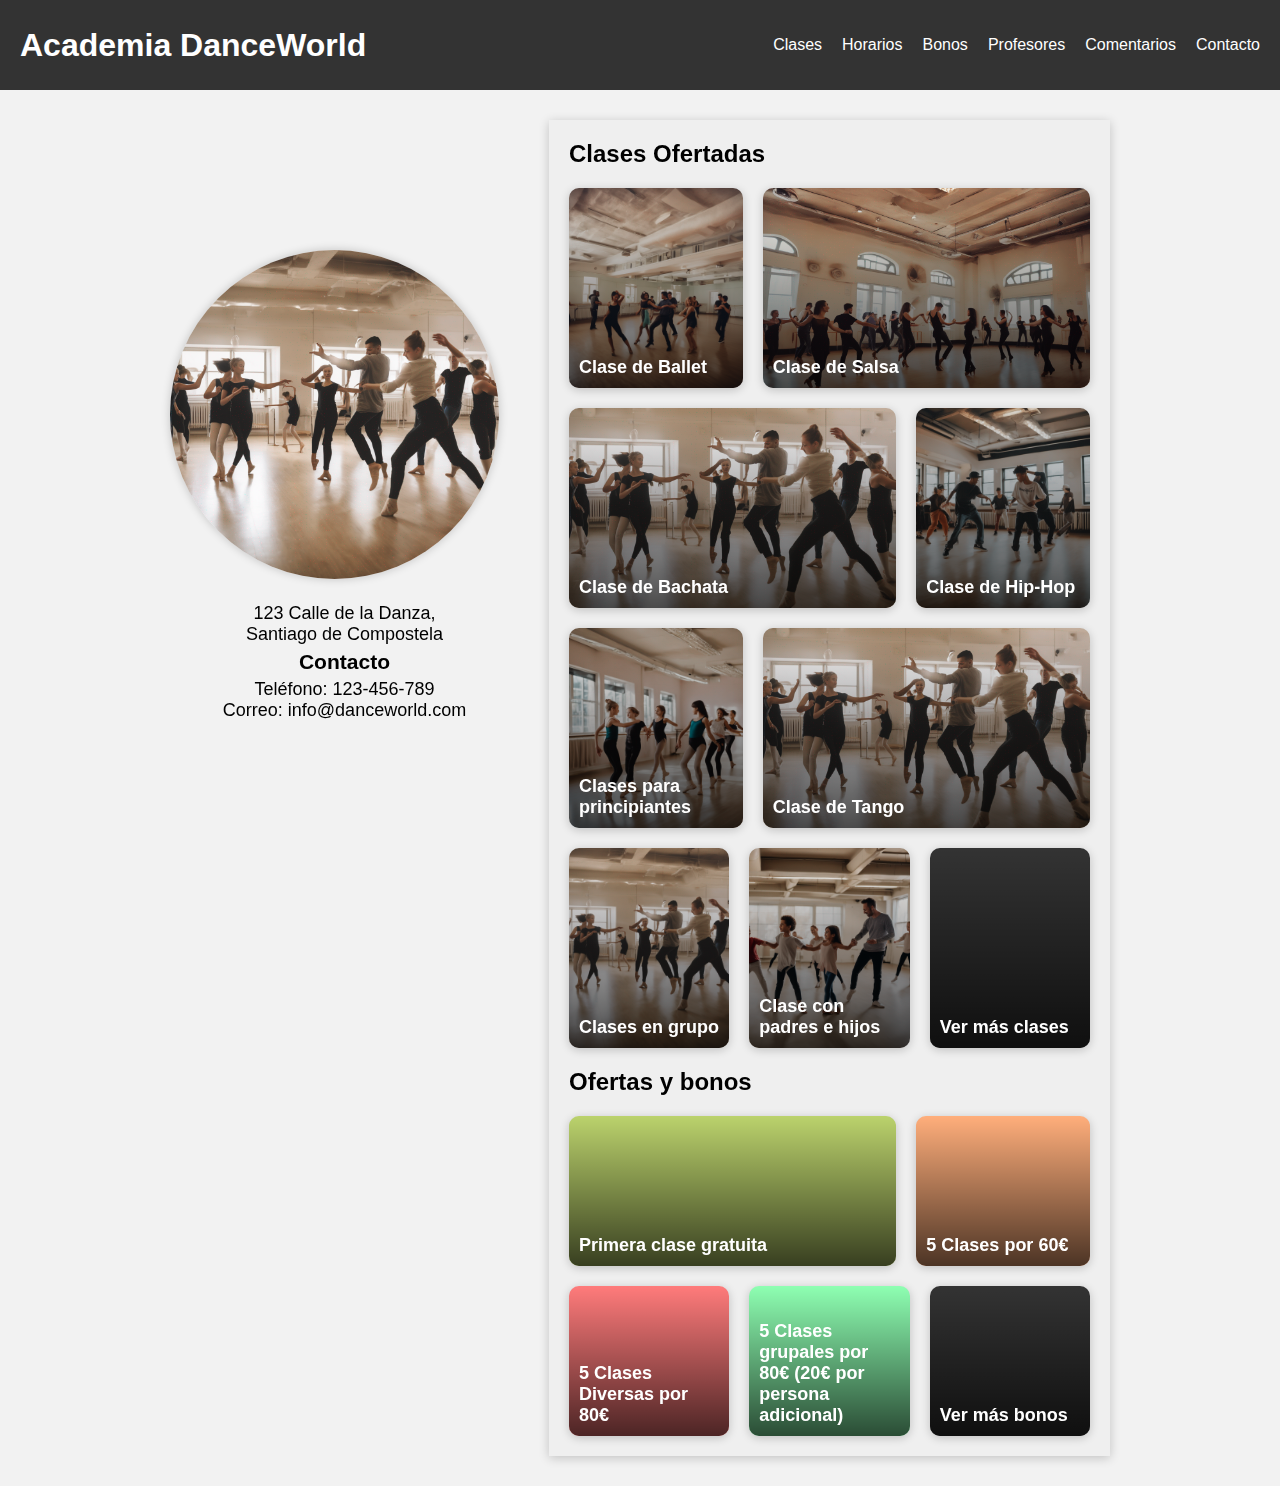
<file: index.html>
<!DOCTYPE html>
<html lang="es">
<head>
    <meta charset="UTF-8">
    <meta name="viewport" content="width=device-width, initial-scale=1.0">
    <link rel="stylesheet" href="styles.css">
    <title>Academia de Baile DanceWorld</title>
</head>
<body>
<header>
    <h1><a href="index.html">Academia DanceWorld</a></h1>
    <nav>
        <ul>
            <li><a href="clases.html">Clases</a></li>
            <li><a href="horarios.html">Horarios</a></li>
            <li><a href="bonos.html">Bonos</a></li>
            <li><a href="profesores.html">Profesores</a></li>
            <li><a href="comentarios.html">Comentarios</a></li>
            <li><a href="contacto.html">Contacto</a></li>
        </ul>
    </nav>
</header>
<main>
    <section class="contacto-localizacion">
        <div class="contacto-imagen">
            <img src="imgs/main.png" alt="Imagen de la academia">
        </div>
        <div class="contacto-info">
            <p>123 Calle de la Danza,<br> Santiago de Compostela</p>
            <h3>Contacto</h3>
            <p>Teléfono: 123-456-789<br>
            Correo: info@danceworld.com</p>
        </div>
    </section>
    <section class="informacion-clases">
        <!--<div class="promo-info">
            <div><h3 class="overlay-text">Prueba gratis</h3></div>
        </div>-->
        <h2>Clases Ofertadas</h2>
        <section class="card-group">
            <a href="clases.html#ballet" class="card class" style="background-image: url('imgs/class3.png');">
                <h3>Clase de Ballet</h3>
            </a>
            <a href="clases.html#salsa" class="card class big" style="background-image: url('imgs/class1.png');">
                <h3>Clase de Salsa</h3>
            </a>
            <a href="clases.html#bachata" class="card class big" style="background-image: url('imgs/class2.png');">
                <h3>Clase de Bachata</h3>
            </a>
            <a href="clases.html#hip-hop" class="card class" style="background-image: url('imgs/class4.png');">
                <h3>Clase de Hip-Hop</h3>
            </a>
            <a href="clases.html#principiantes" class="card class" style="background-image: url('imgs/class7.png');">
                <h3>Clases para principiantes</h3>
            </a>
            <a href="clases.html#tango" class="card class big" style="background-image: url('imgs/class2.png');">
                <h3>Clase de Tango</h3>
            </a>
            <a href="clases.html#grupo" class="card class" style="background-image: url('imgs/main.png');">
                <h3>Clases en grupo</h3>
            </a>
            <a href="clases.html#padres" class="card class" style="background-image: url('imgs/class6.png');">
                <h3>Clase con padres e hijos</h3>
            </a>
            <a href="clases.html" class="card class">
                <h3>Ver más clases</h3>
            </a>
        </section>
        <h2>Ofertas y bonos</h2>
        <section class="card-group">
            <a href="bonos.html#bono-1" class="card class big short" style="background-color: #bbd26c;">
                <h3>Primera clase gratuita</h3>
            </a>
            <a href="bonos.html#bono-3" class="card class short" style="background-color: #ffae7b;">
                <h3>5 Clases por 60€</h3>
            </a>
            <a href="bonos.html#bono-4" class="card class short" style="background-color: #ff7b7b;">
                <h3>5 Clases Diversas por 80€</h3>
            </a>
            <a href="bonos.html#bono-8" class="card class short" style="background-color: #8effb2;">
                <h3>5 Clases grupales por 80€ (20€ por persona adicional)</h3>
            </a>
            <a href="bonos.html" class="card class short">
                <h3>Ver más bonos</h3>
            </a>
        </section>
    </section>
</main>
</body>
</html>
</file>
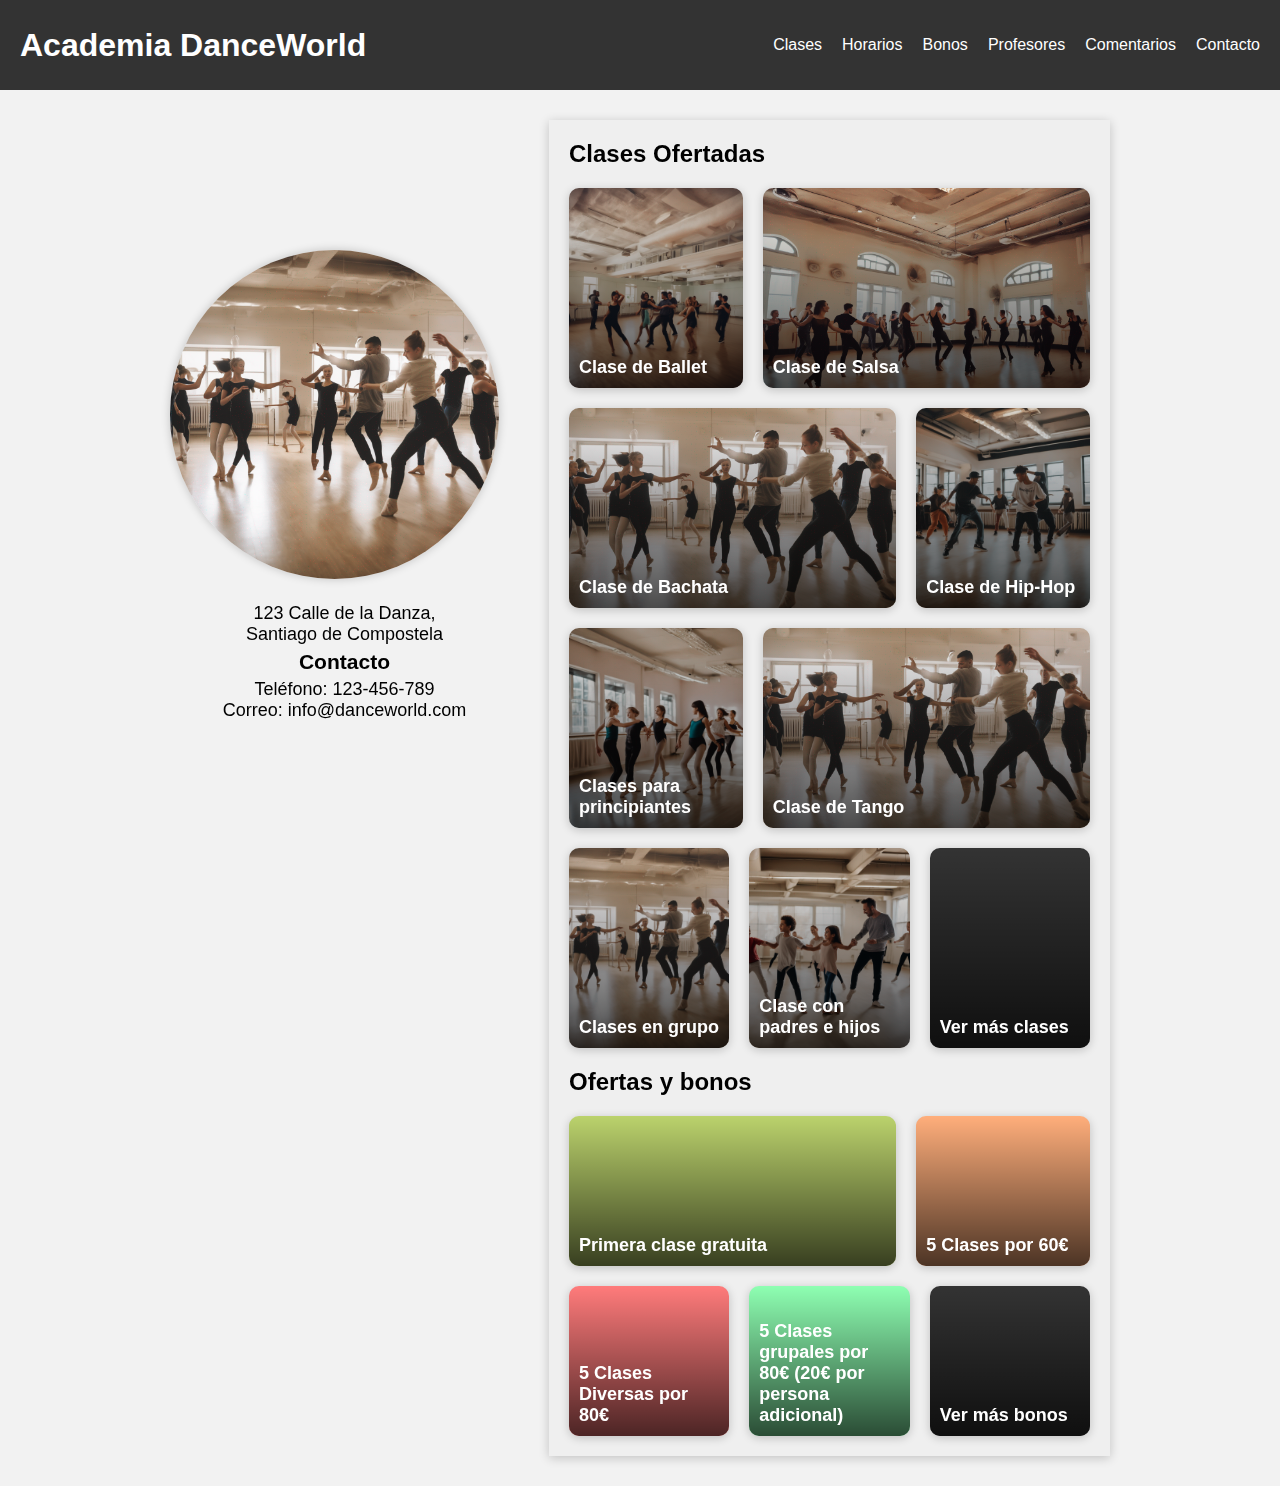
<file: prototipo1/index.html>
<!DOCTYPE html>
<html lang="es">
<head>
    <meta charset="UTF-8">
    <meta name="viewport" content="width=device-width, initial-scale=1.0">
    <link rel="stylesheet" href="styles.css">
    <title>Academia de Baile DanceWorld</title>
</head>
<body>
<header>
    <h1><a href="index.html">Academia DanceWorld</a></h1>
    <nav>
        <ul>
            <li><a href="clases.html">Clases</a></li>
            <li><a href="horarios.html">Horarios</a></li>
            <li><a href="bonos.html">Bonos</a></li>
            <li><a href="profesores.html">Profesores</a></li>
            <li><a href="comentarios.html">Comentarios</a></li>
            <li><a href="contacto.html">Contacto</a></li>
        </ul>
    </nav>
</header>
<main>
    <section class="contacto-localizacion">
        <div class="contacto-imagen">
            <img src="../imgs/main.png" alt="Imagen de la academia">
        </div>
        <div class="contacto-info">
            <p>123 Calle de la Danza,<br> Santiago de Compostela</p>
            <h3>Contacto</h3>
            <p>Teléfono: 123-456-789<br>
            Correo: info@danceworld.com</p>
        </div>
    </section>
    <section class="informacion-clases">
        <!--<div class="promo-info">
            <div><h3 class="overlay-text">Prueba gratis</h3></div>
        </div>-->
        <h2>Clases Ofertadas</h2>
        <section class="card-group">
            <a href="clases.html#ballet" class="card class" style="background-image: url('../imgs/class3.png');">
                <h3>Clase de Ballet</h3>
            </a>
            <a href="clases.html#salsa" class="card class big" style="background-image: url('../imgs/class1.png');">
                <h3>Clase de Salsa</h3>
            </a>
            <a href="clases.html#bachata" class="card class big" style="background-image: url('../imgs/class2.png');">
                <h3>Clase de Bachata</h3>
            </a>
            <a href="clases.html#hip-hop" class="card class" style="background-image: url('../imgs/class4.png');">
                <h3>Clase de Hip-Hop</h3>
            </a>
            <a href="clases.html#principiantes" class="card class" style="background-image: url('../imgs/class7.png');">
                <h3>Clases para principiantes</h3>
            </a>
            <a href="clases.html#tango" class="card class big" style="background-image: url('../imgs/class2.png');">
                <h3>Clase de Tango</h3>
            </a>
            <a href="clases.html#grupo" class="card class" style="background-image: url('../imgs/main.png');">
                <h3>Clases en grupo</h3>
            </a>
            <a href="clases.html#padres" class="card class" style="background-image: url('../imgs/class6.png');">
                <h3>Clase con padres e hijos</h3>
            </a>
            <a href="clases.html" class="card class">
                <h3>Ver más clases</h3>
            </a>
        </section>
        <h2>Ofertas y bonos</h2>
        <section class="card-group">
            <a href="bonos.html#bono-1" class="card class big short" style="background-color: #bbd26c;">
                <h3>Primera clase gratuita</h3>
            </a>
            <a href="bonos.html#bono-3" class="card class short" style="background-color: #ffae7b;">
                <h3>5 Clases por 60€</h3>
            </a>
            <a href="bonos.html#bono-4" class="card class short" style="background-color: #ff7b7b;">
                <h3>5 Clases Diversas por 80€</h3>
            </a>
            <a href="bonos.html#bono-8" class="card class short" style="background-color: #8effb2;">
                <h3>5 Clases grupales por 80€ (20€ por persona adicional)</h3>
            </a>
            <a href="bonos.html" class="card class short">
                <h3>Ver más bonos</h3>
            </a>
        </section>
    </section>
</main>
</body>
</html>
</file>
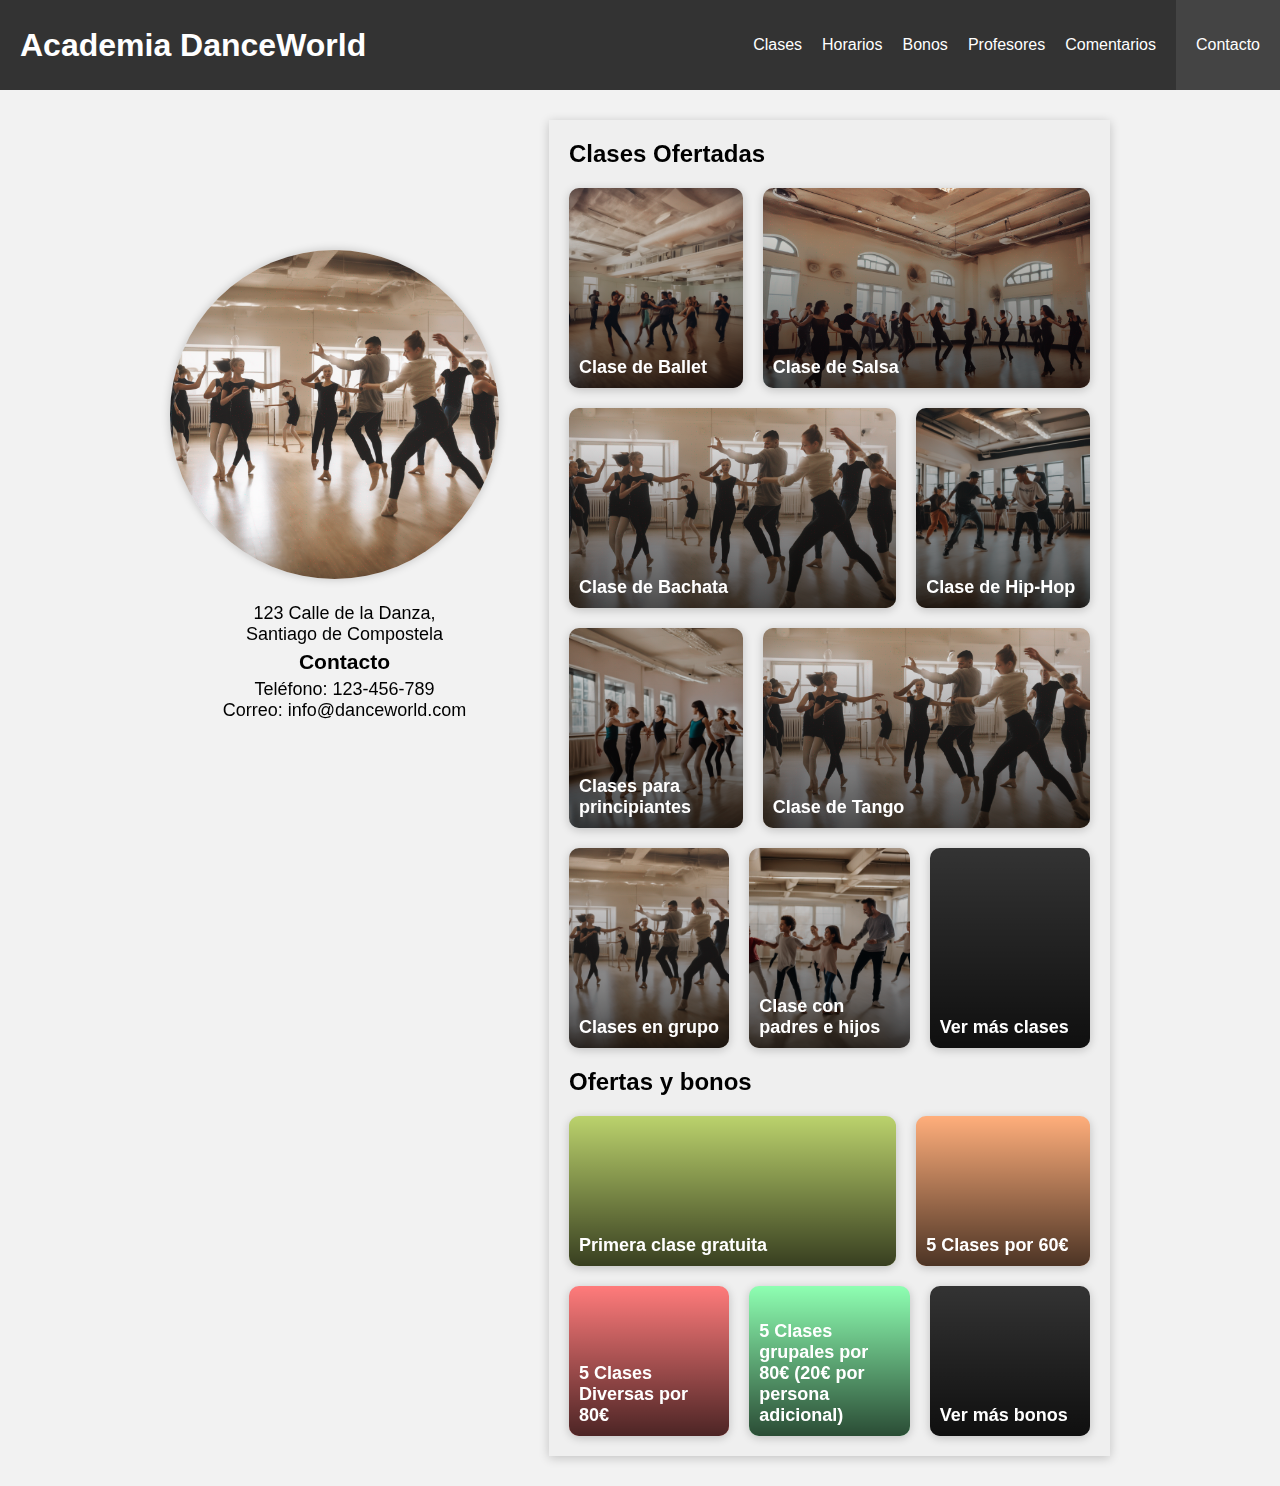
<file: prototipo2/index.html>
<!DOCTYPE html>
<html lang="es">
<head>
    <meta charset="UTF-8">
    <meta name="viewport" content="width=device-width, initial-scale=1.0">
    <link rel="stylesheet" href="styles.css">
    <title>Academia de Baile DanceWorld</title>
</head>
<body>
<header>
    <h1><a href="index.html">Academia DanceWorld</a></h1>
    <nav>
        <ul>
            <li><a href="clases.html">Clases</a></li>
            <li><a href="horarios.html">Horarios</a></li>
            <li><a href="bonos.html">Bonos</a></li>
            <li><a href="profesores.html">Profesores</a></li>
            <li><a href="comentarios.html">Comentarios</a></li>
            <li><a href="contacto.html">Contacto</a></li>
        </ul>
    </nav>
</header>
<main>
    <section class="contacto-localizacion">
        <div class="contacto-imagen">
            <img src="../imgs/main.png" alt="Imagen de la academia">
        </div>
        <div class="contacto-info">
            <p>123 Calle de la Danza,<br> Santiago de Compostela</p>
            <h3>Contacto</h3>
            <p>Teléfono: 123-456-789<br>
            Correo: info@danceworld.com</p>
        </div>
    </section>
    <section class="informacion-clases">
        <h2>Clases Ofertadas</h2>
        <section class="card-group">
            <a href="clases.html#ballet" class="card class" style="background-image: url('../imgs/class3.png');">
                <h3>Clase de Ballet</h3>
            </a>
            <a href="clases.html#salsa" class="card class big" style="background-image: url('../imgs/class1.png');">
                <h3>Clase de Salsa</h3>
            </a>
            <a href="clases.html#bachata" class="card class big" style="background-image: url('../imgs/class2.png');">
                <h3>Clase de Bachata</h3>
            </a>
            <a href="clases.html#hip-hop" class="card class" style="background-image: url('../imgs/class4.png');">
                <h3>Clase de Hip-Hop</h3>
            </a>
            <a href="clases.html#principiantes" class="card class" style="background-image: url('../imgs/class7.png');">
                <h3>Clases para principiantes</h3>
            </a>
            <a href="clases.html#tango" class="card class big" style="background-image: url('../imgs/class2.png');">
                <h3>Clase de Tango</h3>
            </a>
            <a href="clases.html#grupo" class="card class" style="background-image: url('../imgs/main.png');">
                <h3>Clases en grupo</h3>
            </a>
            <a href="clases.html#padres" class="card class" style="background-image: url('../imgs/class6.png');">
                <h3>Clase con padres e hijos</h3>
            </a>
            <a href="clases.html" class="card class" style="min-height: 100px">
                <h3>Ver más clases</h3>
            </a>
        </section>
        <h2>Ofertas y bonos</h2>
        <section class="card-group">
            <a href="bonos.html#bono-1" class="card class big short" style="background-color: #bbd26c;">
                <h3>Primera clase gratuita</h3>
            </a>
            <a href="bonos.html#bono-3" class="card class short" style="background-color: #ffae7b;">
                <h3>5 Clases por 60€</h3>
            </a>
            <a href="bonos.html#bono-4" class="card class short" style="background-color: #ff7b7b;">
                <h3>5 Clases Diversas por 80€</h3>
            </a>
            <a href="bonos.html#bono-8" class="card class short" style="background-color: #8effb2;">
                <h3>5 Clases grupales por 80€ (20€ por persona adicional)</h3>
            </a>
            <a href="bonos.html" class="card class short" style="min-height: 100px">
                <h3>Ver más bonos</h3>
            </a>
        </section>
    </section>
</main>
</body>
</html>
</file>
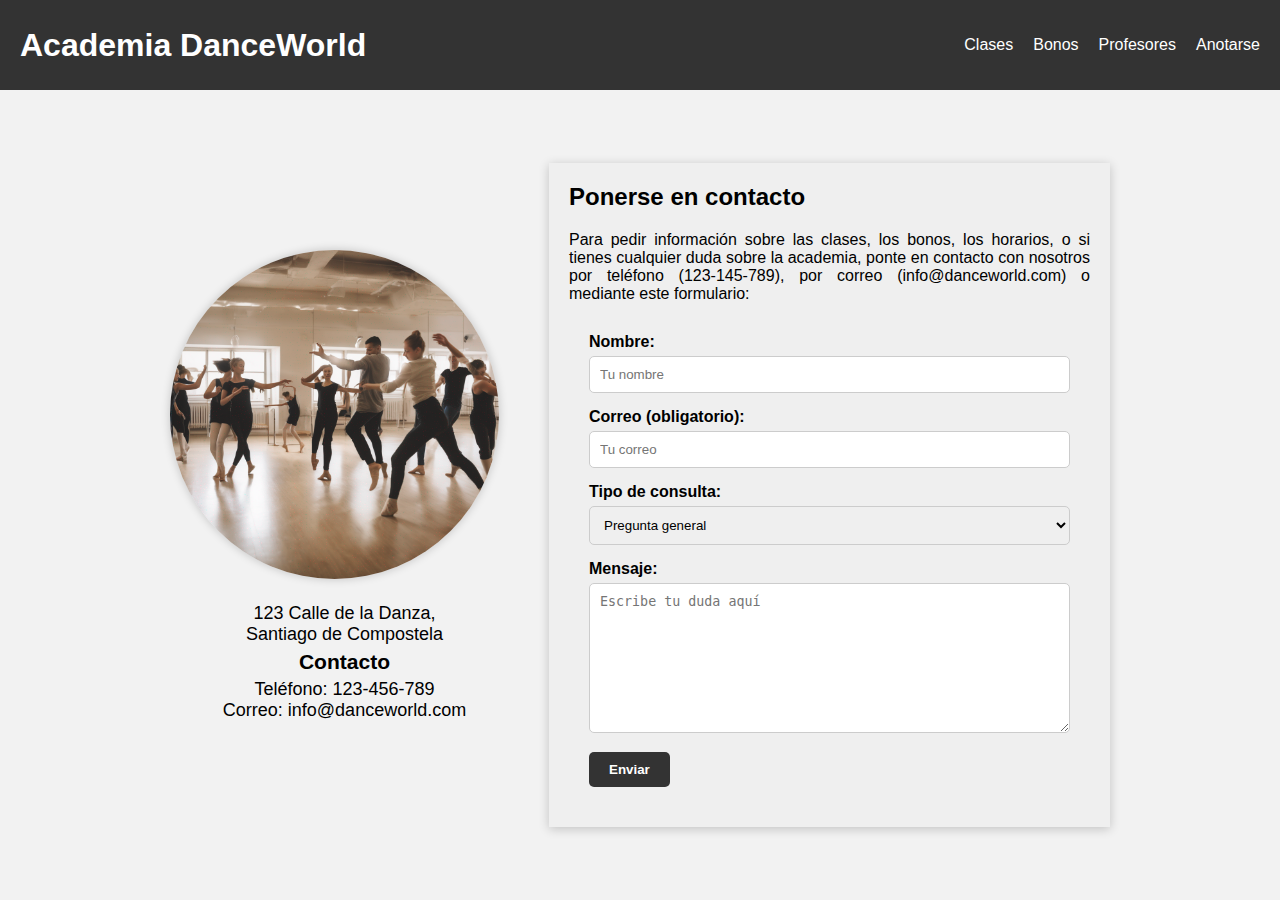
<file: anotarse.html>
<!DOCTYPE html>
<html lang="es">
<head>
    <meta charset="UTF-8">
    <meta name="viewport" content="width=device-width, initial-scale=1.0">
    <link rel="stylesheet" href="styles.css">
    <title>Academia de Baile DanceWorld</title>
</head>
<body>
<header>
    <h1><a href="index.html">Academia DanceWorld</a></h1>
    <nav>
        <ul>
            <li><a href="clases.html">Clases</a></li>
            <li><a href="bonos.html">Bonos</a></li>
            <li><a href="profesores.html">Profesores</a></li>
            <li><a href="anotarse.html">Anotarse</a></li>
        </ul>
    </nav>
</header>
<main>
    <section class="contacto-localizacion">
        <div class="contacto-imagen">
            <img src="imgs/main.png" alt="Imagen de la academia">
        </div>
        <div class="contacto-info">
            <p>123 Calle de la Danza,<br> Santiago de Compostela</p>
            <h3>Contacto</h3>
            <p>Teléfono: 123-456-789<br>
            Correo: info@danceworld.com</p>
        </div>
    </section>
    <section class="anotarse">
        <h2>Ponerse en contacto</h2>
        <p>
            Para pedir información sobre las clases, los bonos, los horarios, o si tienes cualquier duda sobre la
            academia, ponte en contacto con nosotros por teléfono (123-145-789), por
            correo (info@danceworld.com) o mediante este formulario:
        </p>
        <form>
            <label for="nombre">Nombre:</label>
            <input type="text" id="nombre" name="nombre" placeholder="Tu nombre">

            <label for="correo">Correo (obligatorio):</label>
            <input type="email" id="correo" name="correo" placeholder="Tu correo" required>

            <label for="consulta">Tipo de consulta:</label>
            <select id="consulta" name="consulta">
                <option value="general">Pregunta general</option>
                <option value="clases">Consulta sobre clases</option>
                <option value="bonos">Consulta sobre bonos</option>
                <option value="horarios">Consulta sobre horarios</option>
                <option value="profesores">Consulta sobre profesores</option>
            </select>

            <label for="mensaje">Mensaje:</label>
            <textarea id="mensaje" name="mensaje" placeholder="Escribe tu duda aquí"></textarea>

            <button type="submit">Enviar</button>
        </form>
    </section>
</main>
</body>
</html>
</file>
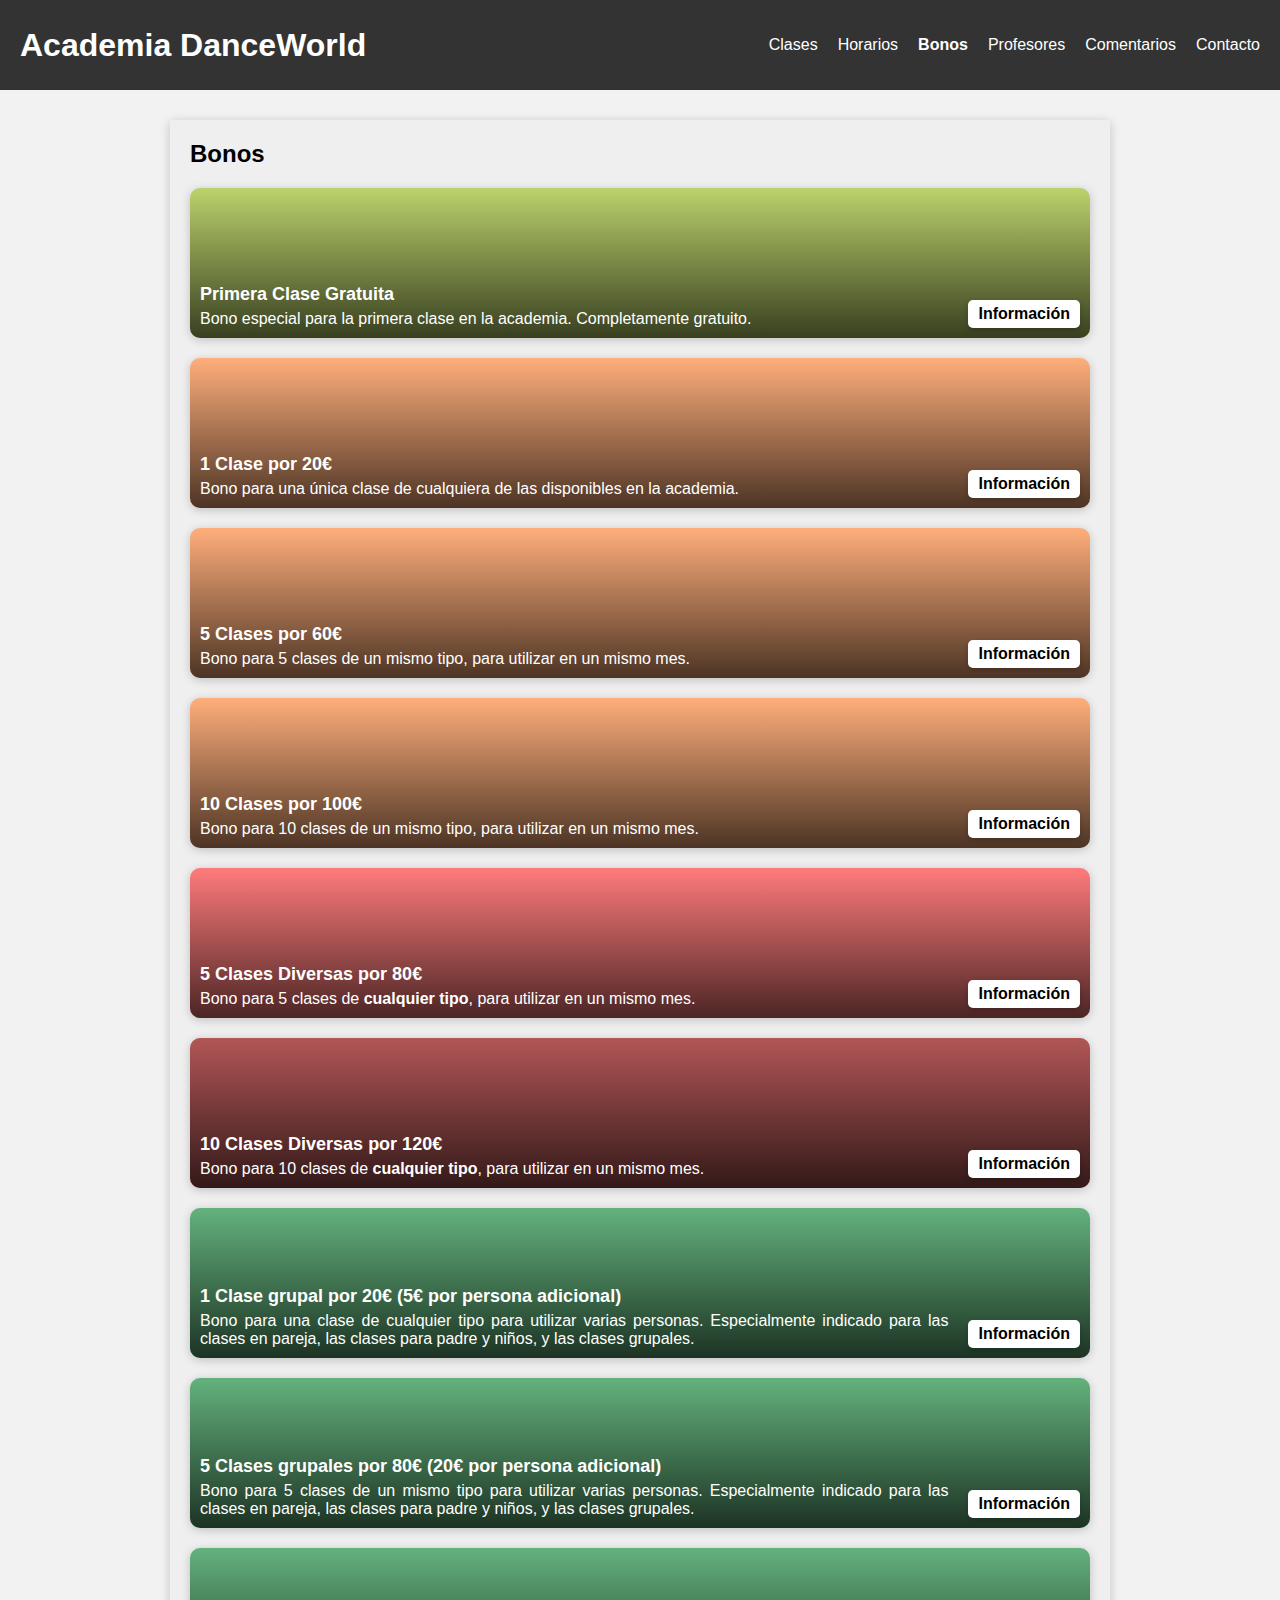
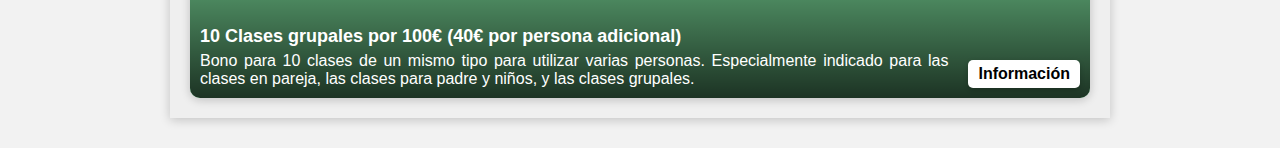
<file: bonos.html>
<!DOCTYPE html>
<html lang="es">
<head>
    <meta charset="UTF-8">
    <meta name="viewport" content="width=device-width, initial-scale=1.0">
    <link rel="stylesheet" href="styles.css">
    <title>Academia de Baile DanceWorld</title>
</head>
<body>
<header>
    <h1><a href="index.html">Academia DanceWorld</a></h1>
    <nav>
        <ul>
            <li><a href="clases.html">Clases</a></li>
            <li><a href="horarios.html">Horarios</a></li>
            <li><a class="active" href="bonos.html">Bonos</a></li>
            <li><a href="profesores.html">Profesores</a></li>
            <li><a href="comentarios.html">Comentarios</a></li>
            <li><a href="contacto.html">Contacto</a></li>
        </ul>
    </nav>
</header>
<main>
    <section class="informacion-clases">
        <h2>Bonos</h2>
        <section class="card-group" style="flex-direction: column">
            <div class="card class horizontal short" style="background-color: #bbd26c;">
                <a class="anchor" id="bono-1"></a>
                <div>
                    <h3>Primera Clase Gratuita</h3>
                    <p>Bono especial para la primera clase en la academia. Completamente gratuito.</p>
                </div>
                <div>
                    <a href="contacto.html">Información</a>
                </div>
            </div>
            <div class="card class horizontal short" style="background-color: #ffae7b;">
                <a class="anchor" id="bono-2"></a>
                <div>
                    <h3>1 Clase por 20€</h3>
                    <p>Bono para una única clase de cualquiera de las disponibles en la academia.</p>
                </div>
                <div>
                    <a href="contacto.html">Información</a>
                </div>
            </div>
            <div class="card class horizontal short" style="background-color: #ffae7b;">
                <a class="anchor" id="bono-3"></a>
                <div>
                    <h3>5 Clases por 60€</h3>
                    <p>Bono para 5 clases de un mismo tipo, para utilizar en un mismo mes.</p>
                </div>
                <div>
                    <a href="contacto.html">Información</a>
                </div>
            </div>
            <div class="card class horizontal short" style="background-color: #ffae7b;">
                <a class="anchor" id="bono-5"></a>
                <div>
                    <h3>10 Clases por 100€</h3>
                    <p>Bono para 10 clases de un mismo tipo, para utilizar en un mismo mes.</p>
                </div>
                <div>
                    <a href="contacto.html">Información</a>
                </div>
            </div>
            <div class="card class horizontal short" style="background-color: #ff7b7b;">
                <a class="anchor" id="bono-4"></a>
                <div>
                    <h3>5 Clases Diversas por 80€</h3>
                    <p>Bono para 5 clases de <b>cualquier tipo</b>, para utilizar en un mismo mes.</p>
                </div>
                <div>
                    <a href="contacto.html">Información</a>
                </div>
            </div>
            <div class="card class dark horizontal short" style="background-color: #ff7b7b;">
                <a class="anchor" id="bono-6"></a>
                <div>
                    <h3>10 Clases Diversas por 120€</h3>
                    <p>Bono para 10 clases de <b>cualquier tipo</b>, para utilizar en un mismo mes.</p>
                </div>
                <div>
                    <a href="contacto.html">Información</a>
                </div>
            </div>
            <div class="card class dark horizontal short" style="background-color: #8effb2;">
                <a class="anchor" id="bono-7"></a>
                <div>
                    <h3>1 Clase grupal por 20€ (5€ por persona adicional)</h3>
                    <p>Bono para una clase de cualquier tipo para utilizar varias personas. Especialmente indicado para
                        las clases en pareja, las clases para padre y niños, y las clases grupales.</p>
                </div>
                <div>
                    <a href="contacto.html">Información</a>
                </div>
            </div>
            <div class="card class dark horizontal short" style="background-color: #8effb2;">
                <a class="anchor" id="bono-8"></a>
                <div>
                    <h3>5 Clases grupales por 80€ (20€ por persona adicional)</h3>
                    <p>Bono para 5 clases de un mismo tipo para utilizar varias personas. Especialmente indicado para
                        las clases en pareja, las clases para padre y niños, y las clases grupales.</p>
                </div>
                <div>
                    <a href="contacto.html">Información</a>
                </div>
            </div>
            <div class="card class dark horizontal short" style="background-color: #8effb2;">
                <a class="anchor" id="bono-9"></a>
                <div>
                    <h3>10 Clases grupales por 100€ (40€ por persona adicional)</h3>
                    <p>Bono para 10 clases de un mismo tipo para utilizar varias personas. Especialmente indicado para
                        las clases en pareja, las clases para padre y niños, y las clases grupales.</p>
                </div>
                <div>
                    <a href="contacto.html">Información</a>
                </div>
            </div>
        </section>
    </section>
</main>
</body>
</html>
</file>
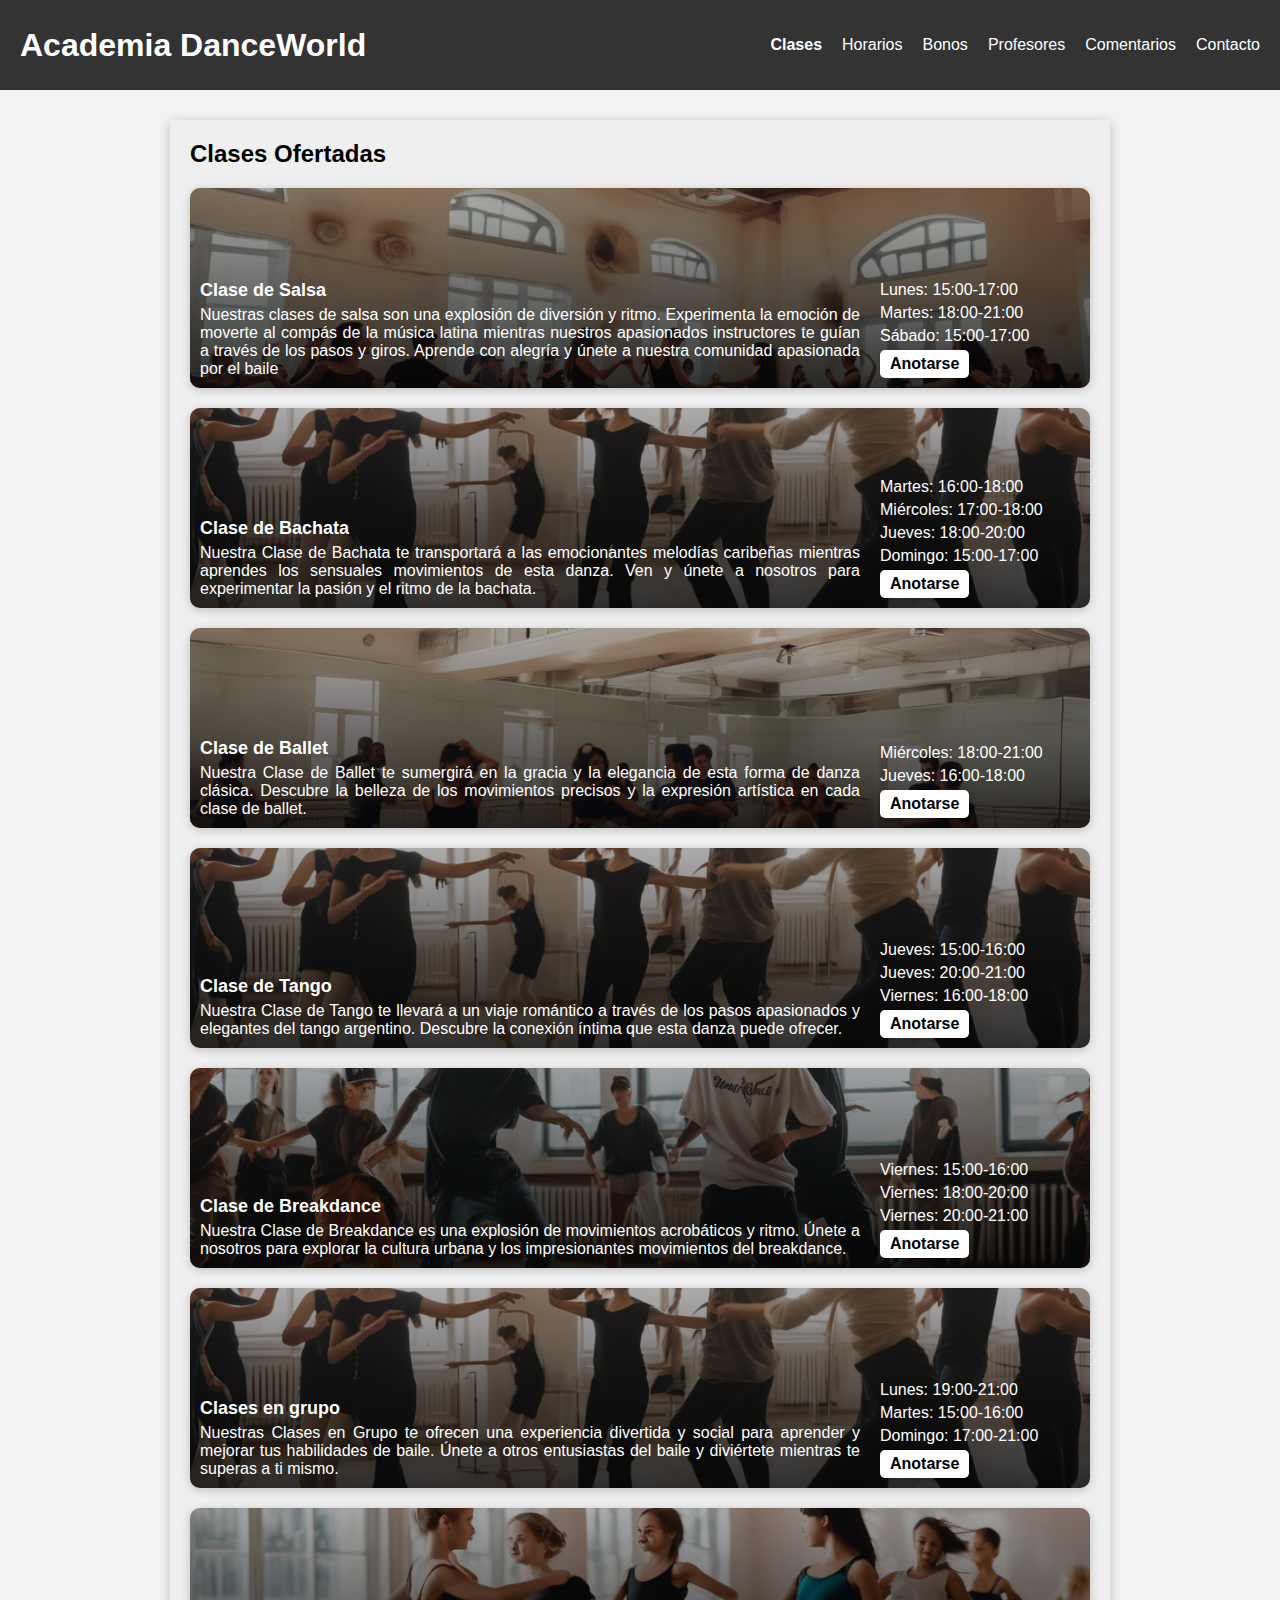
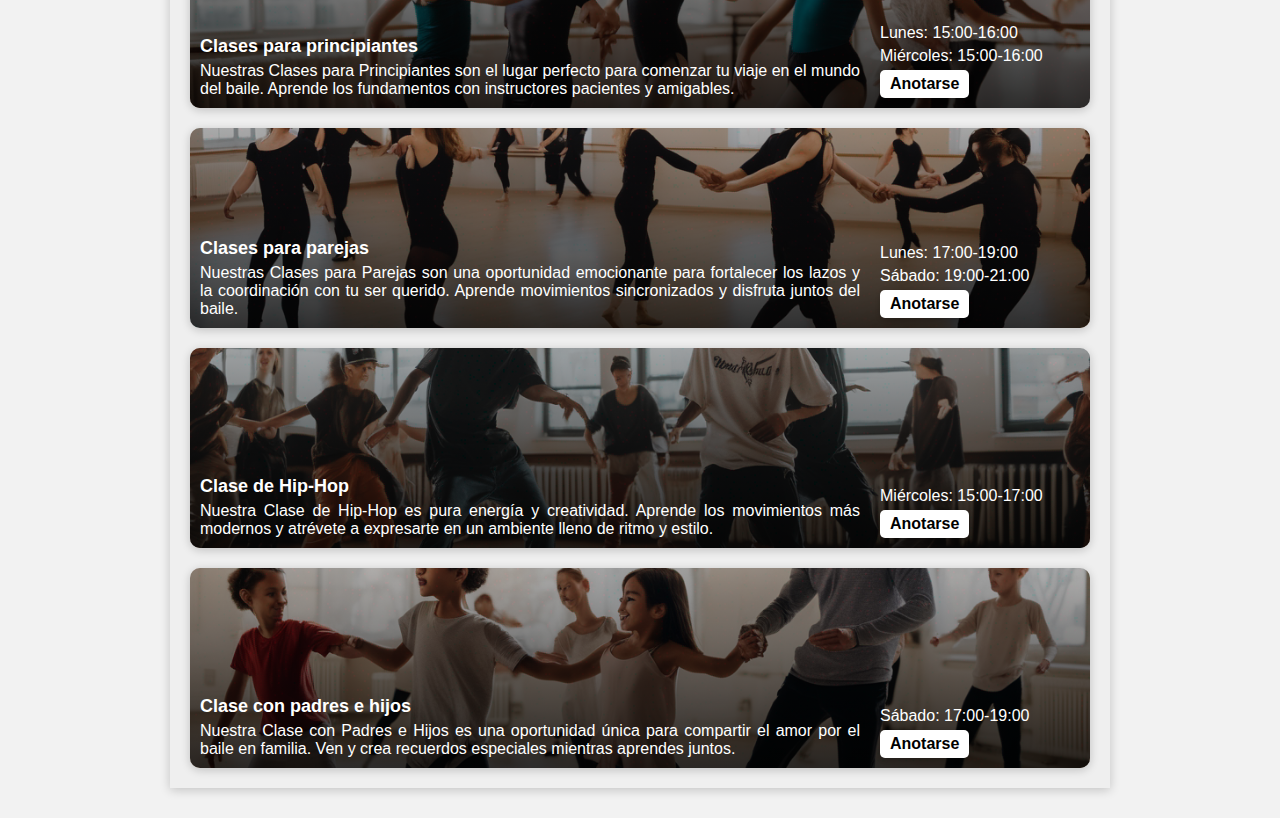
<file: clases.html>
<!DOCTYPE html>
<html lang="es">
<head>
    <meta charset="UTF-8">
    <meta name="viewport" content="width=device-width, initial-scale=1.0">
    <link rel="stylesheet" href="styles.css">
    <title>Academia de Baile DanceWorld</title>
</head>
<body>
<header>
    <h1><a href="index.html">Academia DanceWorld</a></h1>
    <nav>
        <ul>
            <li><a class="active" href="clases.html">Clases</a></li>
            <li><a href="horarios.html">Horarios</a></li>
            <li><a href="bonos.html">Bonos</a></li>
            <li><a href="profesores.html">Profesores</a></li>
            <li><a href="comentarios.html">Comentarios</a></li>
            <li><a href="contacto.html">Contacto</a></li>
        </ul>
    </nav>
</header>
<main>
    <section class="informacion-clases">
        <h2>Clases Ofertadas</h2>
        <section class="card-group" style="flex-direction: column">
            <div class="card class dark horizontal" style="background-image: url('imgs/class1.png');">
                <a class="anchor" id="salsa"></a>
                <div>
                    <h3>Clase de Salsa</h3>
                    <p>Nuestras clases de salsa son una explosión de diversión y ritmo. Experimenta la emoción de moverte al compás de la música latina mientras nuestros apasionados instructores te guían a través de los pasos y giros. Aprende con alegría y únete a nuestra comunidad apasionada por el baile</p>
                </div>
                <div style="min-width: 200px">
                    <div>Lunes: 15:00-17:00</div>
                    <div>Martes: 18:00-21:00</div>
                    <div>Sábado: 15:00-17:00</div>
                    <a href="contacto.html">Anotarse</a>
                </div>
            </div>
            <div class="card class dark horizontal" style="background-image: url('imgs/class2.png');">
                <a class="anchor" id="bachata"></a>
                <div>
                  <h3>Clase de Bachata</h3>
                  <p>Nuestra Clase de Bachata te transportará a las emocionantes melodías caribeñas mientras aprendes los sensuales movimientos de esta danza. Ven y únete a nosotros para experimentar la pasión y el ritmo de la bachata.</p>
                </div>
                <div style="min-width: 200px">
                    <div>Martes: 16:00-18:00</div>
                    <div>Miércoles: 17:00-18:00</div>
                    <div>Jueves: 18:00-20:00</div>
                    <div>Domingo: 15:00-17:00</div>
                    <a href="contacto.html">Anotarse</a>
                </div>
            </div>
            <div class="card class dark horizontal" style="background-image: url('imgs/class3.png');">
                <a class="anchor" id="ballet"></a>
                <div>
                    <h3>Clase de Ballet</h3>
                    <p>Nuestra Clase de Ballet te sumergirá en la gracia y la elegancia de esta forma de danza clásica. Descubre la belleza de los movimientos precisos y la expresión artística en cada clase de ballet.</p>
                </div>
                <div style="min-width: 200px">
                    <div>Miércoles: 18:00-21:00</div>
                    <div>Jueves: 16:00-18:00</div>
                    <a href="contacto.html">Anotarse</a>
                </div>
            </div>
            <div class="card class dark horizontal" style="background-image: url('imgs/class2.png');">
                <a class="anchor" id="tango"></a>
                <div>
                    <h3>Clase de Tango</h3>
                    <p>Nuestra Clase de Tango te llevará a un viaje romántico a través de los pasos apasionados y elegantes del tango argentino. Descubre la conexión íntima que esta danza puede ofrecer.</p>
                </div>
                <div style="min-width: 200px">
                    <div>Jueves: 15:00-16:00</div>
                    <div>Jueves: 20:00-21:00</div>
                    <div>Viernes: 16:00-18:00</div>
                    <a href="contacto.html">Anotarse</a>
                </div>
            </div>
            <div class="card class dark horizontal" style="background-image: url('imgs/class4.png');">
                <a class="anchor" id="breakdance"></a>
                <div>
                    <h3>Clase de Breakdance</h3>
                    <p>Nuestra Clase de Breakdance es una explosión de movimientos acrobáticos y ritmo. Únete a nosotros para explorar la cultura urbana y los impresionantes movimientos del breakdance.</p>
                </div>
                <div style="min-width: 200px">
                    <div>Viernes: 15:00-16:00</div>
                    <div>Viernes: 18:00-20:00</div>
                    <div>Viernes: 20:00-21:00</div>
                    <a href="contacto.html">Anotarse</a>
                </div>
            </div>
            <div class="card class dark horizontal" style="background-image: url('imgs/main.png');">
                <a class="anchor" id="grupo"></a>
                <div>
                    <h3>Clases en grupo</h3>
                    <p>Nuestras Clases en Grupo te ofrecen una experiencia divertida y social para aprender y mejorar tus habilidades de baile. Únete a otros entusiastas del baile y diviértete mientras te superas a ti mismo.</p>
                </div>
                <div style="min-width: 200px">
                    <div>Lunes: 19:00-21:00</div>
                    <div>Martes: 15:00-16:00</div>
                    <div>Domingo: 17:00-21:00</div>
                    <a href="contacto.html">Anotarse</a>
                </div>
            </div>
            <div class="card class dark horizontal" style="background-image: url('imgs/class7.png');">
                <a class="anchor" id="principiantes"></a>
                <div>
                    <h3>Clases para principiantes</h3>
                    <p>Nuestras Clases para Principiantes son el lugar perfecto para comenzar tu viaje en el mundo del baile. Aprende los fundamentos con instructores pacientes y amigables.</p>
                </div>
                <div style="min-width: 200px">
                    <div>Lunes: 15:00-16:00</div>
                    <div>Miércoles: 15:00-16:00</div>
                    <a href="contacto.html">Anotarse</a>
                </div>
            </div>
            <div class="card class dark horizontal" style="background-image: url('imgs/class8.png');">
                <a class="anchor" id="parejas"></a>
                <div>
                    <h3>Clases para parejas</h3>
                    <p>Nuestras Clases para Parejas son una oportunidad emocionante para fortalecer los lazos y la coordinación con tu ser querido. Aprende movimientos sincronizados y disfruta juntos del baile.</p>
                </div>
                <div style="min-width: 200px">
                    <div>Lunes: 17:00-19:00</div>
                    <div>Sábado: 19:00-21:00</div>
                    <a href="contacto.html">Anotarse</a>
                </div>
            </div>
            <div class="card class dark horizontal" style="background-image: url('imgs/class4.png');">
                <a class="anchor" id="hip-hop"></a>
                <div>
                    <h3>Clase de Hip-Hop</h3>
                    <p>Nuestra Clase de Hip-Hop es pura energía y creatividad. Aprende los movimientos más modernos y atrévete a expresarte en un ambiente lleno de ritmo y estilo.</p>
                </div>
                <div style="min-width: 200px">
                    <div>Miércoles: 15:00-17:00</div>
                    <a href="contacto.html">Anotarse</a>
                </div>
            </div>
            <div class="card class dark horizontal" style="background-image: url('imgs/class6.png');">
                <a class="anchor" id="padres"></a>
                <div>
                    <h3>Clase con padres e hijos</h3>
                    <p>Nuestra Clase con Padres e Hijos es una oportunidad única para compartir el amor por el baile en familia. Ven y crea recuerdos especiales mientras aprendes juntos.</p>
                </div>
                <div style="min-width: 200px">
                    <div>Sábado: 17:00-19:00</div>
                    <a href="contacto.html">Anotarse</a>
                </div>
            </div>
        </section>
    </section>
</main>
</body>
</html>
</file>
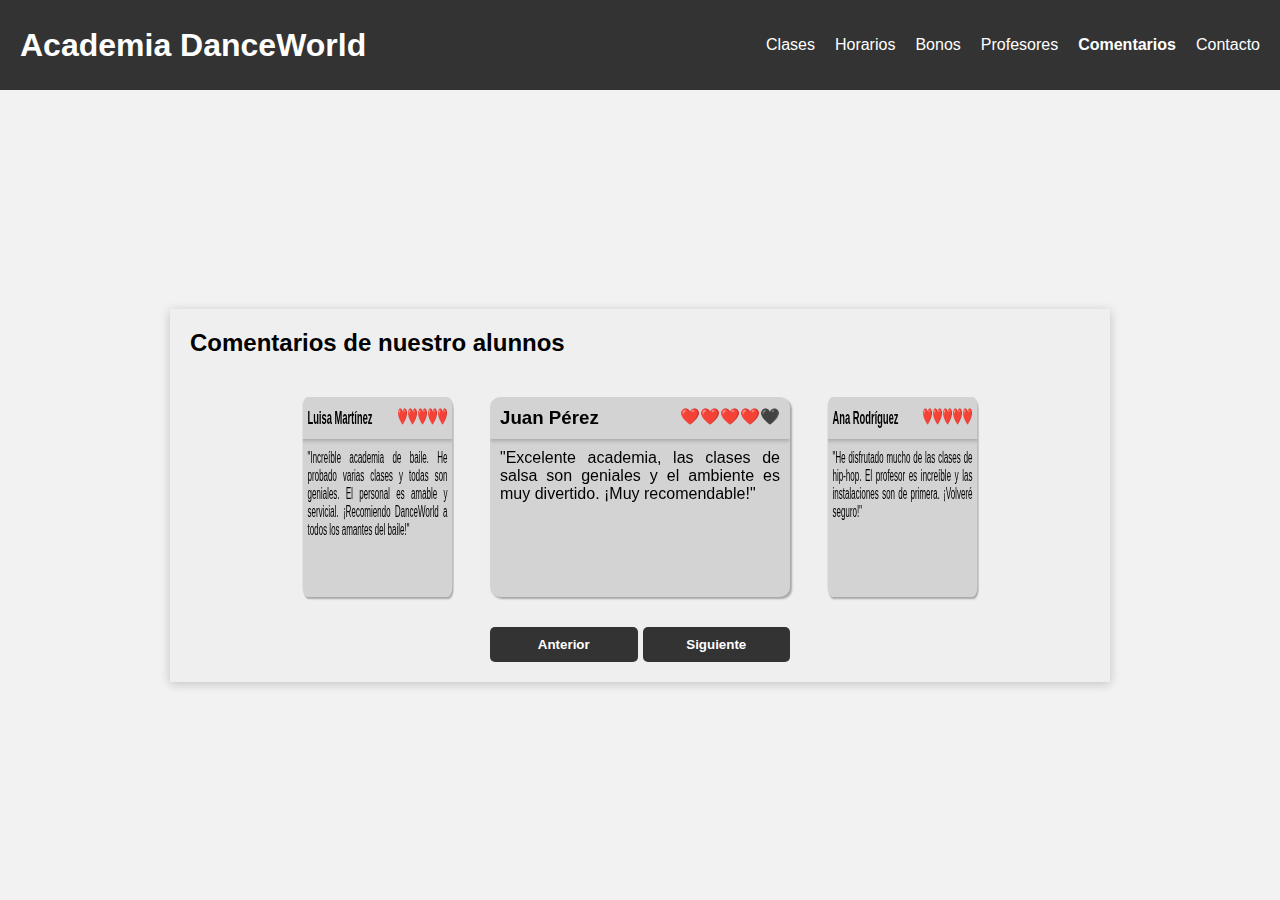
<file: comentarios.html>
<!DOCTYPE html>
<html lang="es">
<head>
    <meta charset="UTF-8">
    <meta name="viewport" content="width=device-width, initial-scale=1.0">
    <link rel="stylesheet" href="styles.css">
    <title>Academia de Baile DanceWorld</title>
</head>
<body>
<header>
    <h1><a href="index.html">Academia DanceWorld</a></h1>
    <nav>
        <ul>
            <li><a href="clases.html">Clases</a></li>
            <li><a href="horarios.html">Horarios</a></li>
            <li><a href="bonos.html">Bonos</a></li>
            <li><a href="profesores.html">Profesores</a></li>
            <li><a class="active" href="comentarios.html">Comentarios</a></li>
            <li><a href="contacto.html">Contacto</a></li>
        </ul>
    </nav>
</header>
<main>
    <section class="informacion-clases">
        <h2>Comentarios de nuestro alunnos</h2>
        <div class="explorador">
            <div id="carousel-comentarios" class="carousel" data-width="350">
                <div class="card">
                    <div class="card-header">
                        <h3 class="titulo">Juan Pérez</h3>
                        <div class="puntuacion">❤️❤️❤️❤️🖤</div>
                    </div>
                    <div class="card-content">
                        <p>"Excelente academia, las clases de salsa son geniales y el ambiente es muy divertido. ¡Muy recomendable!"</p>
                    </div>
                </div>
                <div class="card">
                    <div class="card-header">
                        <h3 class="titulo">Ana Rodríguez</h3>
                        <div class="puntuacion">❤️❤️❤️❤️❤️</div>
                    </div>
                    <div class="card-content">
                        <p>"He disfrutado mucho de las clases de hip-hop. El profesor es increíble y las instalaciones son de primera. ¡Volveré seguro!"</p>
                    </div>
                </div>
                <div class="card">
                    <div class="card-header">
                        <h3 class="titulo">Carlos González</h3>
                        <div class="puntuacion">❤️❤️❤️❤️❤️</div>
                    </div>
                    <div class="card-content">
                        <p>"Las clases de bachata son geniales. El personal es muy amable y el ambiente es acogedor. ¡No puedo esperar para mi próxima clase!"</p>
                    </div>
                </div>
                <div class="card">
                    <div class="card-header">
                        <h3 class="titulo">María López</h3>
                        <div class="puntuacion">❤️❤️❤️❤️❤️</div>
                    </div>
                    <div class="card-content">
                        <p>"Tomé clases de tango en DanceWorld y quedé impresionada. Los instructores son apasionados y realmente saben lo que hacen. ¡Una experiencia inolvidable!"</p>
                    </div>
                </div>
                <div class="card">
                    <div class="card-header">
                        <h3 class="titulo">Pedro Sánchez</h3>
                        <div class="puntuacion">❤️❤️❤️🖤🖤</div>
                    </div>
                    <div class="card-content">
                        <p>"Las clases de baile son buenas, pero siento que pueden mejorar en algunos aspectos. Sin embargo, el ambiente es amigable y la diversión está garantizada."</p>
                    </div>
                </div>
                <div class="card">
                    <div class="card-header">
                        <h3 class="titulo">Luisa Martínez</h3>
                        <div class="puntuacion">❤️❤️❤️❤️❤️</div>
                    </div>
                    <div class="card-content">
                        <p>"Increíble academia de baile. He probado varias clases y todas son geniales. El personal es amable y servicial. ¡Recomiendo DanceWorld a todos los amantes del baile!"</p>
                    </div>
                </div>
            </div>
            <div class="carousel-controller" data-target="carousel-comentarios">
                <button>Anterior</button>
                <button>Siguiente</button>
            </div>
        </div>
    </section>
</main>
<script src="carousel.js"></script>
</body>
</html>
</file>
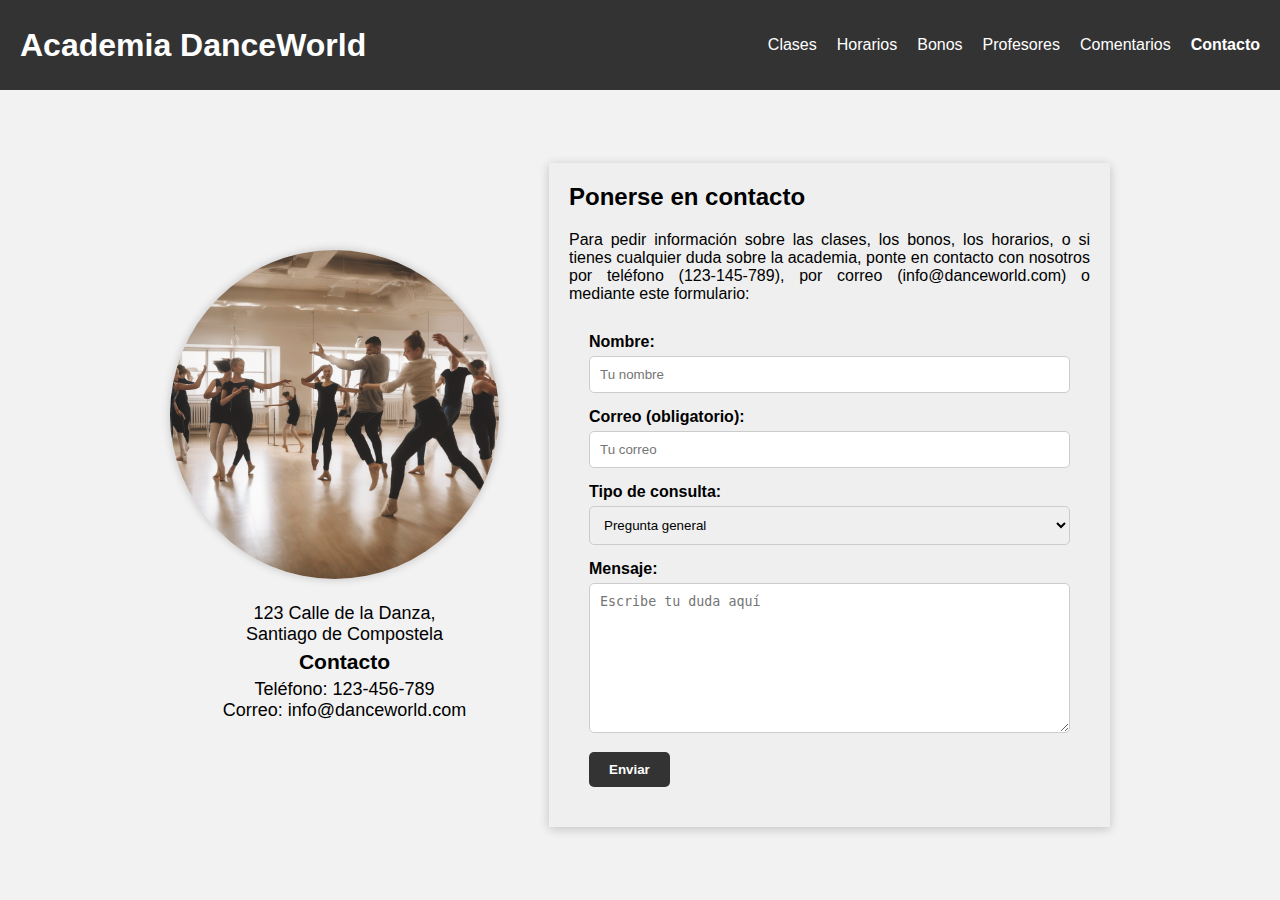
<file: contacto.html>
<!DOCTYPE html>
<html lang="es">
<head>
    <meta charset="UTF-8">
    <meta name="viewport" content="width=device-width, initial-scale=1.0">
    <link rel="stylesheet" href="styles.css">
    <title>Academia de Baile DanceWorld</title>
</head>
<body>
<header>
    <h1><a href="index.html">Academia DanceWorld</a></h1>
    <nav>
        <ul>
            <li><a href="clases.html">Clases</a></li>
            <li><a href="horarios.html">Horarios</a></li>
            <li><a href="bonos.html">Bonos</a></li>
            <li><a href="profesores.html">Profesores</a></li>
            <li><a href="comentarios.html">Comentarios</a></li>
            <li><a class="active" href="contacto.html">Contacto</a></li>
        </ul>
    </nav>
</header>
<main>
    <section class="popup" id="popup">
        <div class="popup-content">
            <span class="close" id="close-popup">×</span>
            <h3>¡Se ha enviado tu consulta!</h3>
            <p>Gracias por ponerte en contacto con nosotros. Te responderemos pronto.</p>
        </div>
    </section>
    <section class="contacto-localizacion">
        <div class="contacto-imagen">
            <img src="imgs/main.png" alt="Imagen de la academia">
        </div>
        <div class="contacto-info">
            <p>123 Calle de la Danza,<br> Santiago de Compostela</p>
            <h3>Contacto</h3>
            <p>Teléfono: 123-456-789<br>
            Correo: info@danceworld.com</p>
        </div>
    </section>
    <section class="anotarse">
        <h2>Ponerse en contacto</h2>
        <p>
            Para pedir información sobre las clases, los bonos, los horarios, o si tienes cualquier duda sobre la
            academia, ponte en contacto con nosotros por teléfono (123-145-789), por
            correo (info@danceworld.com) o mediante este formulario:
        </p>
        <form>
            <label for="nombre">Nombre:</label>
            <input type="text" id="nombre" name="nombre" placeholder="Tu nombre">

            <label for="correo">Correo (obligatorio):</label>
            <input type="email" id="correo" name="correo" placeholder="Tu correo" required>

            <label for="consulta">Tipo de consulta:</label>
            <select id="consulta" name="consulta">
                <option value="general">Pregunta general</option>
                <option value="clases">Consulta sobre clases</option>
                <option value="bonos">Consulta sobre bonos</option>
                <option value="horarios">Consulta sobre horarios</option>
                <option value="profesores">Consulta sobre profesores</option>
            </select>

            <label for="mensaje">Mensaje:</label>
            <textarea id="mensaje" name="mensaje" placeholder="Escribe tu duda aquí"></textarea>

            <button type="submit">Enviar</button>
        </form>
    </section>
</main>
<script src="popup.js"></script>
</body>
</html>
</file>
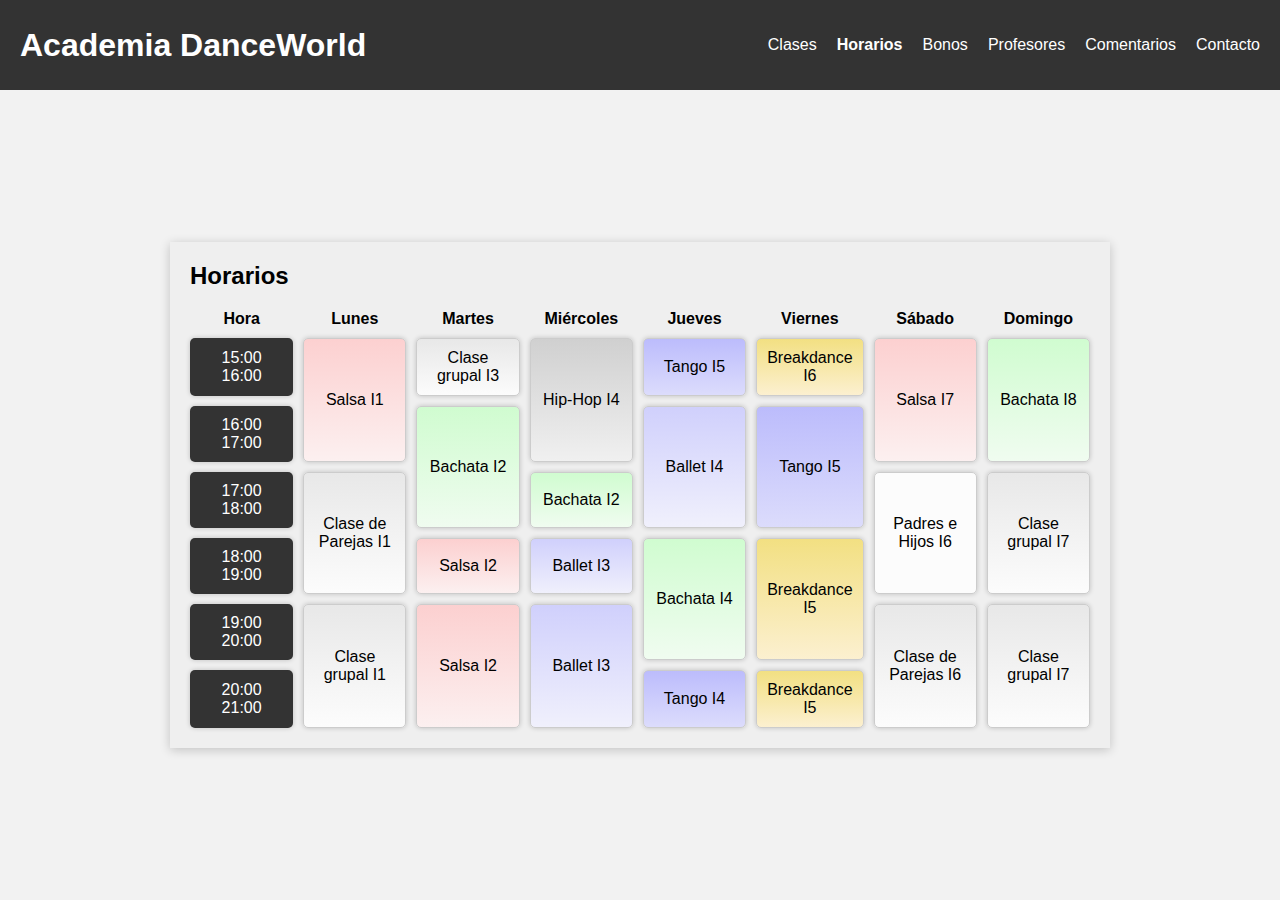
<file: horarios.html>
<!DOCTYPE html>
<html lang="es">
<head>
    <meta charset="UTF-8">
    <meta name="viewport" content="width=device-width, initial-scale=1.0">
    <link rel="stylesheet" href="styles.css">
    <title>Academia de Baile DanceWorld</title>
</head>
<body>
<header>
    <h1><a href="index.html">Academia DanceWorld</a></h1>
    <nav>
        <ul>
            <li><a href="clases.html">Clases</a></li>
            <li><a class="active" href="horarios.html">Horarios</a></li>
            <li><a href="bonos.html">Bonos</a></li>
            <li><a href="profesores.html">Profesores</a></li>
            <li><a href="comentarios.html">Comentarios</a></li>
            <li><a href="contacto.html">Contacto</a></li>
        </ul>
    </nav>
</header>
<main>
    <section class="informacion-clases">
        <h2>Horarios</h2>
        <section class="horario-grid">
            <div class="hora-titulo">Hora</div>
            <div class="dia-titulo">Lunes</div>
            <div class="dia-titulo">Martes</div>
            <div class="dia-titulo">Miércoles</div>
            <div class="dia-titulo">Jueves</div>
            <div class="dia-titulo">Viernes</div>
            <div class="dia-titulo">Sábado</div>
            <div class="dia-titulo">Domingo</div>

            <div class="hora">15:00<br>16:00</div>
            <div class="clase doble salsa">Salsa I1</div>
            <div class="clase grupo">Clase grupal I3</div>
            <div class="clase hip-hop doble">Hip-Hop I4</div>
            <div class="clase tango">Tango I5</div>
            <div class="clase breakdance">Breakdance I6</div>
            <div class="clase salsa doble">Salsa I7</div>
            <div class="clase bachata doble">Bachata I8</div>

            <div class="hora">16:00<br>17:00</div>
            <div class="clase doble bachata">Bachata I2</div>
            <div class="clase ballet doble">Ballet I4</div>
            <div class="clase tango doble">Tango I5</div>

            <div class="hora">17:00<br>18:00</div>
            <div class="clase parejas doble">Clase de Parejas I1</div>
            <div class="clase bachata">Bachata I2</div>
            <div class="clase padres doble">Padres e Hijos I6</div>
            <div class="clase grupo doble">Clase grupal I7</div>

            <div class="hora">18:00<br>19:00</div>
            <div class="clase salsa">Salsa I2</div>
            <div class="clase ballet">Ballet I3</div>
            <div class="clase bachata doble">Bachata I4</div>
            <div class="clase breakdance doble">Breakdance I5</div>

            <div class="hora">19:00<br>20:00</div>
            <div class="clase grupo doble">Clase grupal I1</div>
            <div class="clase salsa doble">Salsa I2</div>
            <div class="clase ballet doble">Ballet I3</div>
            <div class="clase parejas doble">Clase de Parejas I6</div>
            <div class="clase grupo doble">Clase grupal I7</div>

            <div class="hora">20:00<br>21:00</div>
            <div class="clase tango">Tango I4</div>
            <div class="clase breakdance">Breakdance I5</div>
        </section>
    </section>
</main>
</body>
</html>
</file>
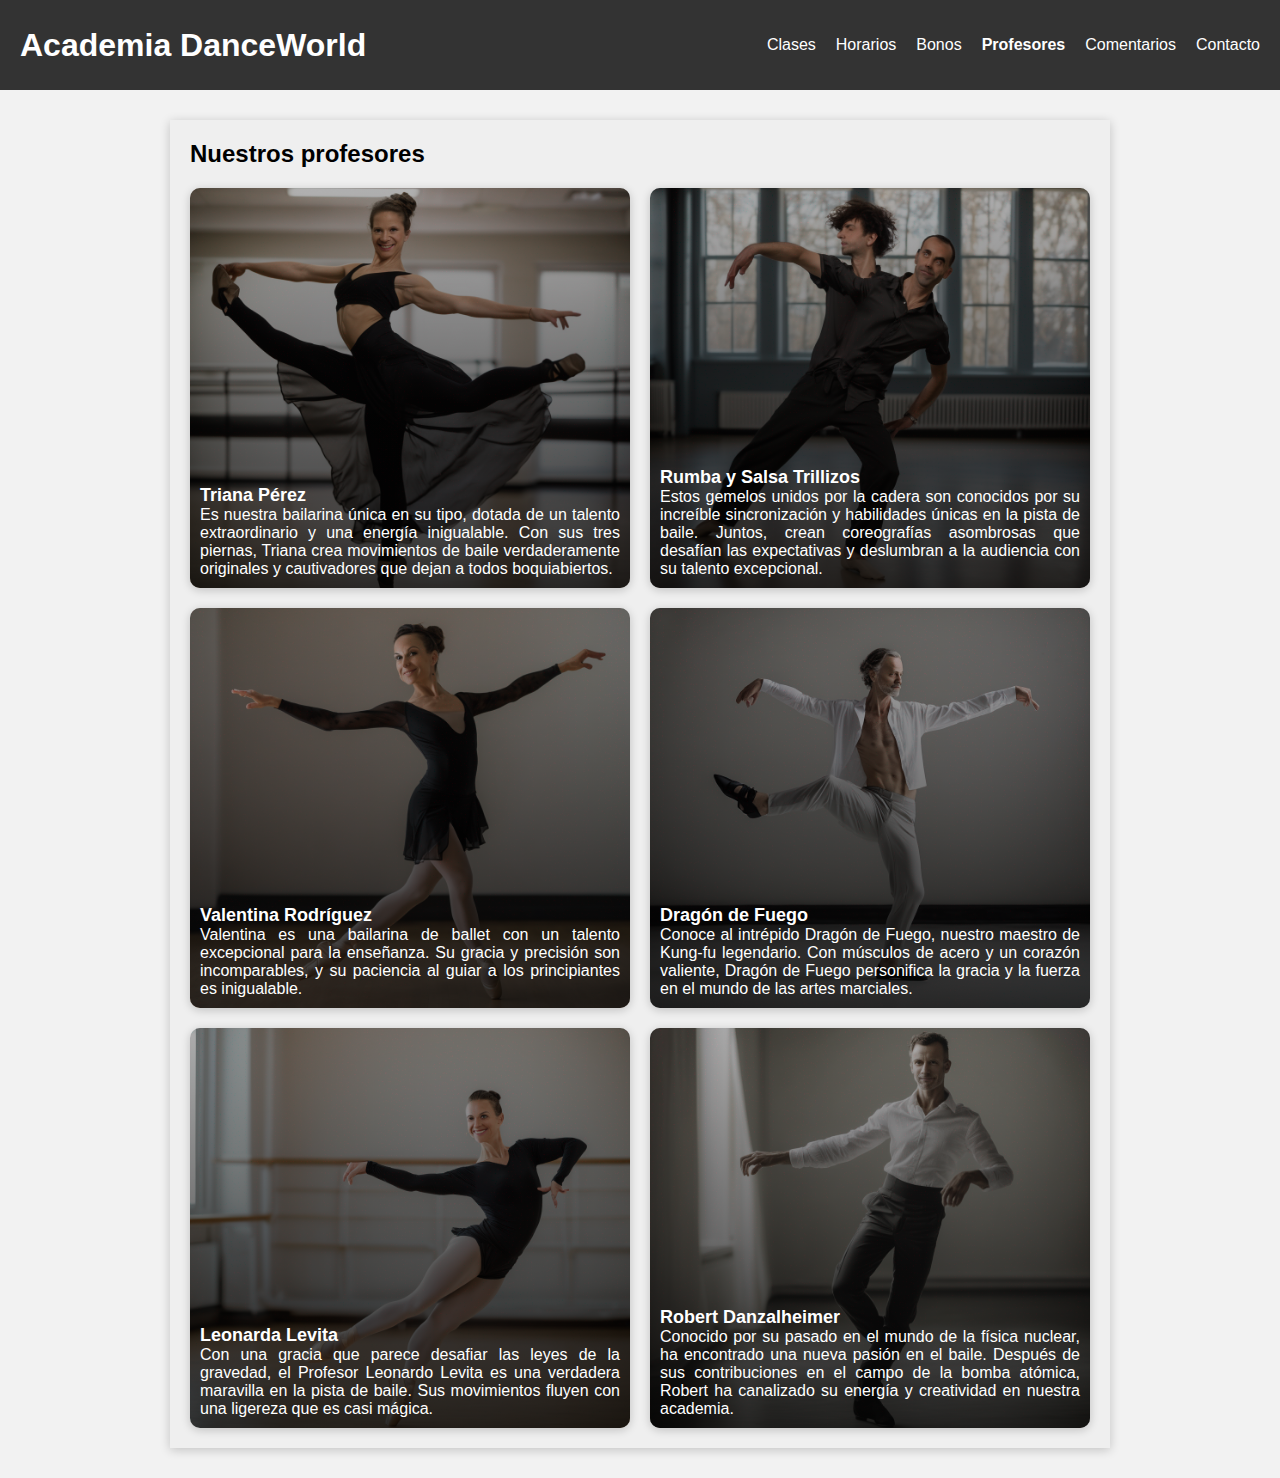
<file: profesores.html>
<!DOCTYPE html>
<html lang="es">
<head>
    <meta charset="UTF-8">
    <meta name="viewport" content="width=device-width, initial-scale=1.0">
    <link rel="stylesheet" href="styles.css">
    <title>Academia de Baile DanceWorld</title>
</head>
<body>
<header>
    <h1><a href="index.html">Academia DanceWorld</a></h1>
    <nav>
        <ul>
            <li><a href="clases.html">Clases</a></li>
            <li><a href="horarios.html">Horarios</a></li>
            <li><a href="bonos.html">Bonos</a></li>
            <li><a class="active" href="profesores.html">Profesores</a></li>
            <li><a href="comentarios.html">Comentarios</a></li>
            <li><a href="contacto.html">Contacto</a></li>
        </ul>
    </nav>
</header>
<main>
    <section class="informacion-clases">
        <h2>Nuestros profesores</h2>
        <section class="card-group twos">
            <div class="card class tall dark" style="background-image: url('imgs/profe1.png');">
                <h3>Triana Pérez</h3>
                <p>Es nuestra bailarina única en su tipo, dotada de un talento extraordinario y una energía inigualable. Con sus tres piernas, Triana crea movimientos de baile verdaderamente originales y cautivadores que dejan a todos boquiabiertos.</p>
            </div>
            <div class="card class tall dark" style="background-image: url('imgs/profe2.png');">
                <h3>Rumba y Salsa Trillizos</h3>
                <p>Estos gemelos unidos por la cadera son conocidos por su increíble sincronización y habilidades únicas en la pista de baile. Juntos, crean coreografías asombrosas que desafían las expectativas y deslumbran a la audiencia con su talento excepcional.</p>
            </div>
            <div class="card class tall dark" style="background-image: url('imgs/profe3.png');">
                <h3>Valentina Rodríguez</h3>
                <p>Valentina es una bailarina de ballet con un talento excepcional para la enseñanza. Su gracia y precisión son incomparables, y su paciencia al guiar a los principiantes es inigualable.</p>
            </div>
            <div class="card class tall dark" style="background-image: url('imgs/profe4.png');">
                <h3>Dragón de Fuego</h3>
                <p>Conoce al intrépido Dragón de Fuego, nuestro maestro de Kung-fu legendario. Con músculos de acero y un corazón valiente, Dragón de Fuego personifica la gracia y la fuerza en el mundo de las artes marciales.</p>
            </div>
            <div class="card class tall dark" style="background-image: url('imgs/profe5.png');">
                <h3>Leonarda Levita</h3>
                <p>Con una gracia que parece desafiar las leyes de la gravedad, el Profesor Leonardo Levita es una verdadera maravilla en la pista de baile. Sus movimientos fluyen con una ligereza que es casi mágica.</p>
            </div>
            <div class="card class tall dark" style="background-image: url('imgs/profe6.png');">
                <h3>Robert Danzalheimer</h3>
                <p>Conocido por su pasado en el mundo de la física nuclear, ha encontrado una nueva pasión en el baile. Después de sus contribuciones en el campo de la bomba atómica, Robert ha canalizado su energía y creatividad en nuestra academia.</p>
            </div>
        </section>
    </section>
</main>
</body>
</html>
</file>
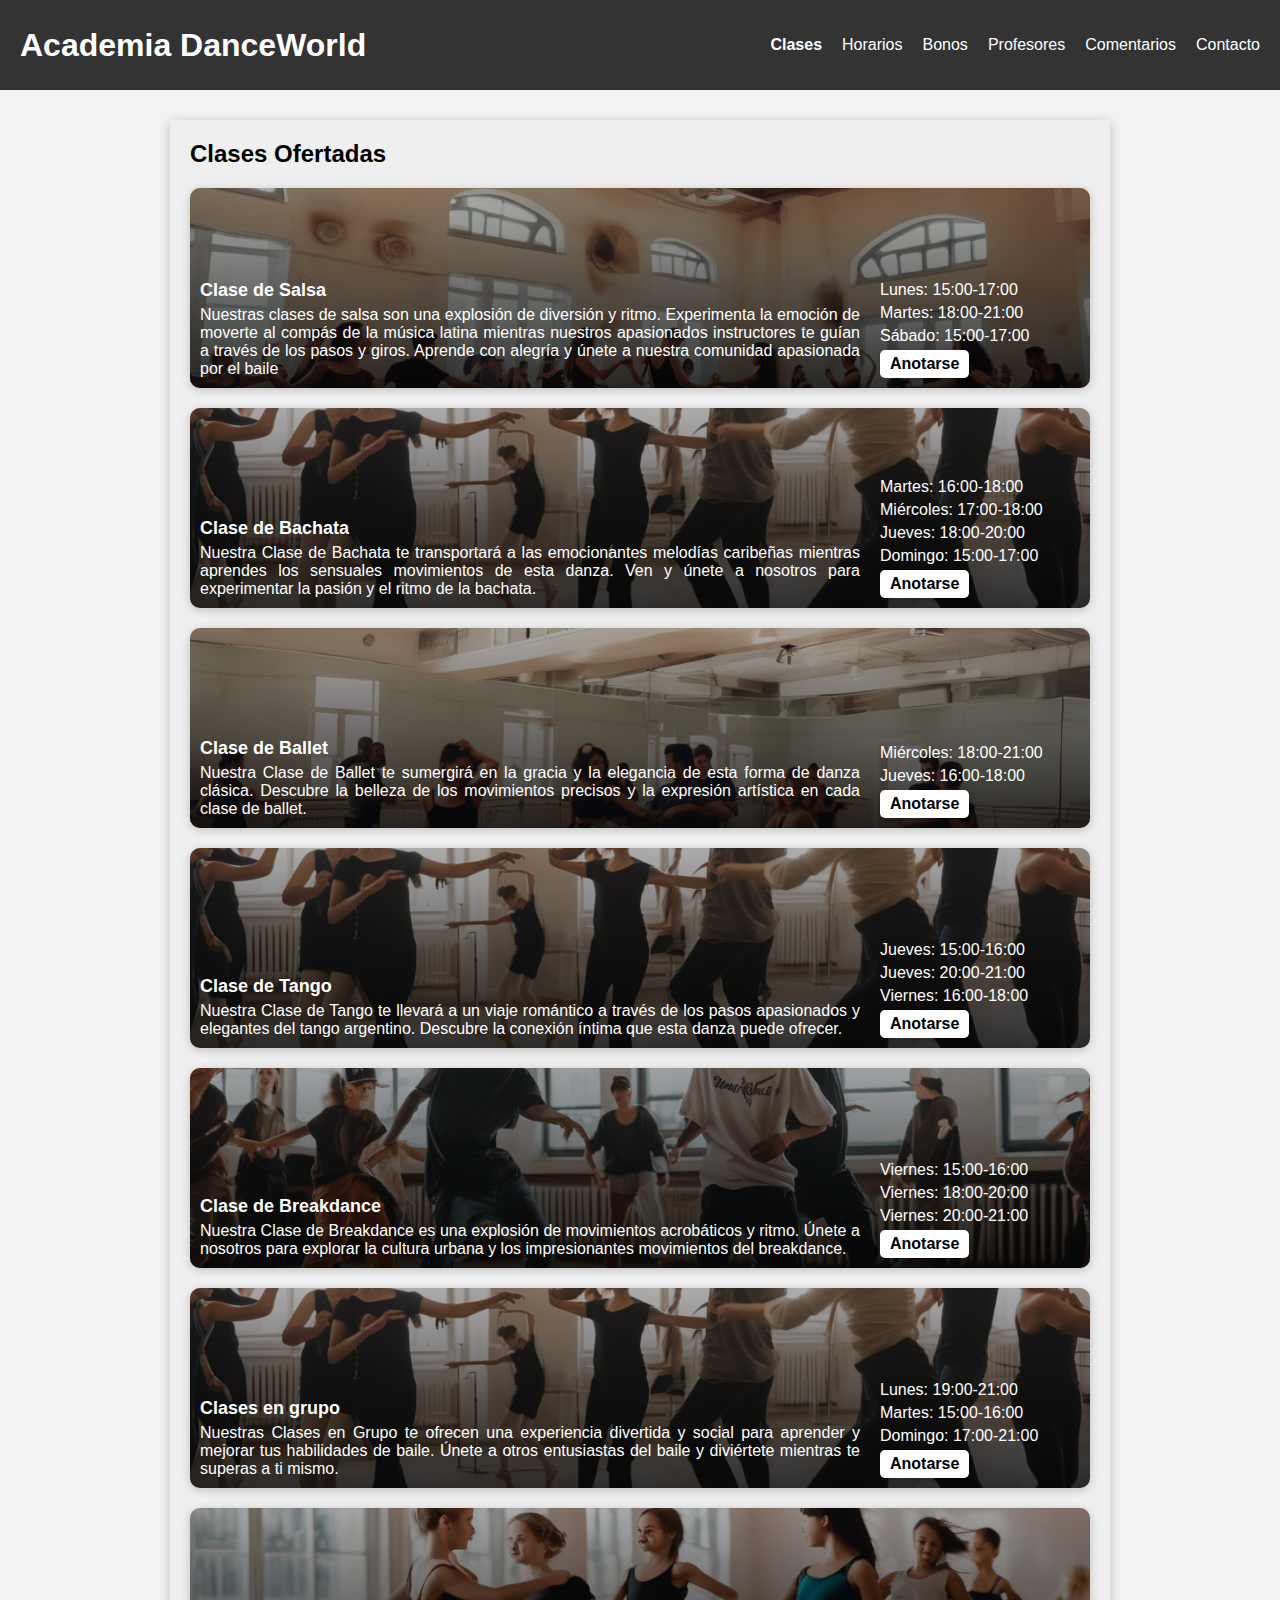
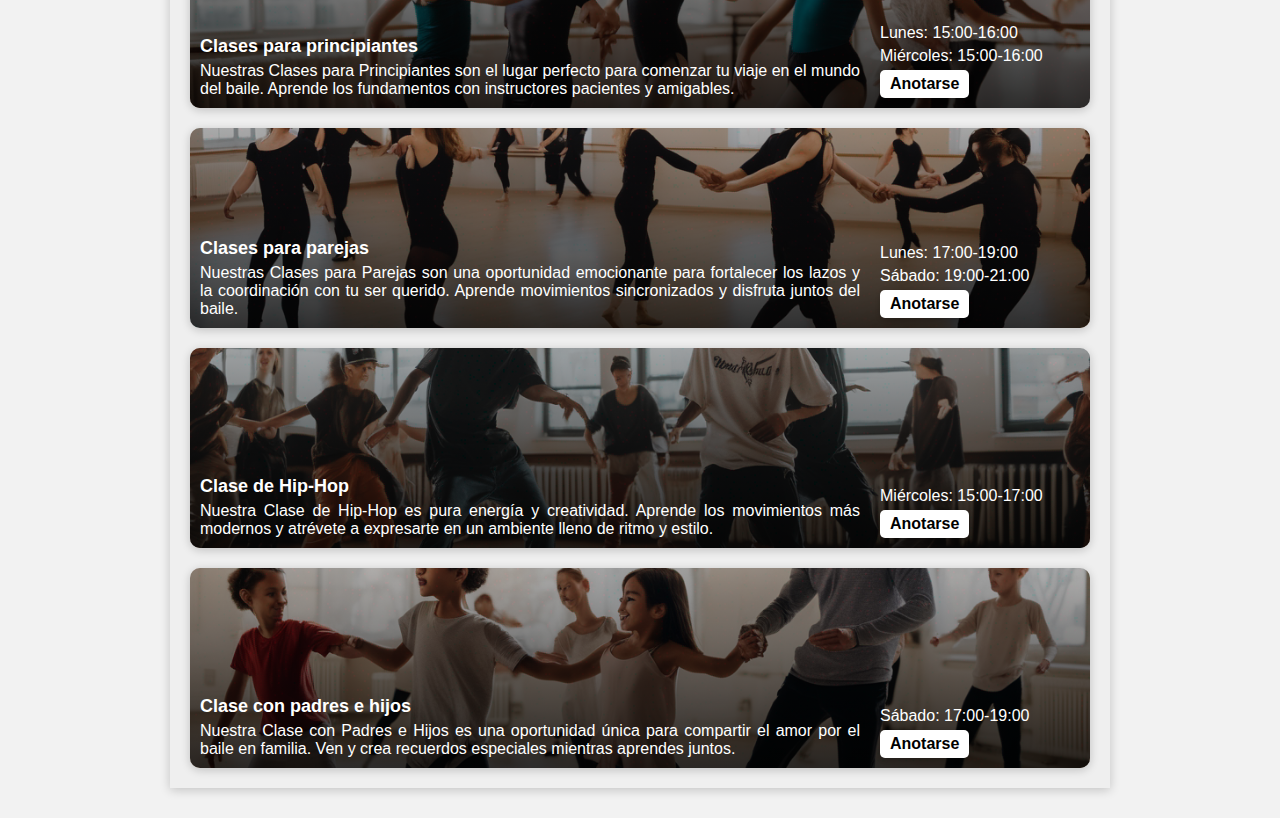
<file: prototipo1/clases.html>
<!DOCTYPE html>
<html lang="es">
<head>
    <meta charset="UTF-8">
    <meta name="viewport" content="width=device-width, initial-scale=1.0">
    <link rel="stylesheet" href="styles.css">
    <title>Academia de Baile DanceWorld</title>
</head>
<body>
<header>
    <h1><a href="index.html">Academia DanceWorld</a></h1>
    <nav>
        <ul>
            <li><a class="active" href="clases.html">Clases</a></li>
            <li><a href="horarios.html">Horarios</a></li>
            <li><a href="bonos.html">Bonos</a></li>
            <li><a href="profesores.html">Profesores</a></li>
            <li><a href="comentarios.html">Comentarios</a></li>
            <li><a href="contacto.html">Contacto</a></li>
        </ul>
    </nav>
</header>
<main>
    <section class="informacion-clases">
        <h2>Clases Ofertadas</h2>
        <section class="card-group" style="flex-direction: column">
            <div class="card class dark horizontal" style="background-image: url('../imgs/class1.png');">
                <a class="anchor" id="salsa"></a>
                <div>
                    <h3>Clase de Salsa</h3>
                    <p>Nuestras clases de salsa son una explosión de diversión y ritmo. Experimenta la emoción de moverte al compás de la música latina mientras nuestros apasionados instructores te guían a través de los pasos y giros. Aprende con alegría y únete a nuestra comunidad apasionada por el baile</p>
                </div>
                <div style="min-width: 200px">
                    <div>Lunes: 15:00-17:00</div>
                    <div>Martes: 18:00-21:00</div>
                    <div>Sábado: 15:00-17:00</div>
                    <a href="contacto.html">Anotarse</a>
                </div>
            </div>
            <div class="card class dark horizontal" style="background-image: url('../imgs/class2.png');">
                <a class="anchor" id="bachata"></a>
                <div>
                  <h3>Clase de Bachata</h3>
                  <p>Nuestra Clase de Bachata te transportará a las emocionantes melodías caribeñas mientras aprendes los sensuales movimientos de esta danza. Ven y únete a nosotros para experimentar la pasión y el ritmo de la bachata.</p>
                </div>
                <div style="min-width: 200px">
                    <div>Martes: 16:00-18:00</div>
                    <div>Miércoles: 17:00-18:00</div>
                    <div>Jueves: 18:00-20:00</div>
                    <div>Domingo: 15:00-17:00</div>
                    <a href="contacto.html">Anotarse</a>
                </div>
            </div>
            <div class="card class dark horizontal" style="background-image: url('../imgs/class3.png');">
                <a class="anchor" id="ballet"></a>
                <div>
                    <h3>Clase de Ballet</h3>
                    <p>Nuestra Clase de Ballet te sumergirá en la gracia y la elegancia de esta forma de danza clásica. Descubre la belleza de los movimientos precisos y la expresión artística en cada clase de ballet.</p>
                </div>
                <div style="min-width: 200px">
                    <div>Miércoles: 18:00-21:00</div>
                    <div>Jueves: 16:00-18:00</div>
                    <a href="contacto.html">Anotarse</a>
                </div>
            </div>
            <div class="card class dark horizontal" style="background-image: url('../imgs/class2.png');">
                <a class="anchor" id="tango"></a>
                <div>
                    <h3>Clase de Tango</h3>
                    <p>Nuestra Clase de Tango te llevará a un viaje romántico a través de los pasos apasionados y elegantes del tango argentino. Descubre la conexión íntima que esta danza puede ofrecer.</p>
                </div>
                <div style="min-width: 200px">
                    <div>Jueves: 15:00-16:00</div>
                    <div>Jueves: 20:00-21:00</div>
                    <div>Viernes: 16:00-18:00</div>
                    <a href="contacto.html">Anotarse</a>
                </div>
            </div>
            <div class="card class dark horizontal" style="background-image: url('../imgs/class4.png');">
                <a class="anchor" id="breakdance"></a>
                <div>
                    <h3>Clase de Breakdance</h3>
                    <p>Nuestra Clase de Breakdance es una explosión de movimientos acrobáticos y ritmo. Únete a nosotros para explorar la cultura urbana y los impresionantes movimientos del breakdance.</p>
                </div>
                <div style="min-width: 200px">
                    <div>Viernes: 15:00-16:00</div>
                    <div>Viernes: 18:00-20:00</div>
                    <div>Viernes: 20:00-21:00</div>
                    <a href="contacto.html">Anotarse</a>
                </div>
            </div>
            <div class="card class dark horizontal" style="background-image: url('../imgs/main.png');">
                <a class="anchor" id="grupo"></a>
                <div>
                    <h3>Clases en grupo</h3>
                    <p>Nuestras Clases en Grupo te ofrecen una experiencia divertida y social para aprender y mejorar tus habilidades de baile. Únete a otros entusiastas del baile y diviértete mientras te superas a ti mismo.</p>
                </div>
                <div style="min-width: 200px">
                    <div>Lunes: 19:00-21:00</div>
                    <div>Martes: 15:00-16:00</div>
                    <div>Domingo: 17:00-21:00</div>
                    <a href="contacto.html">Anotarse</a>
                </div>
            </div>
            <div class="card class dark horizontal" style="background-image: url('../imgs/class7.png');">
                <a class="anchor" id="principiantes"></a>
                <div>
                    <h3>Clases para principiantes</h3>
                    <p>Nuestras Clases para Principiantes son el lugar perfecto para comenzar tu viaje en el mundo del baile. Aprende los fundamentos con instructores pacientes y amigables.</p>
                </div>
                <div style="min-width: 200px">
                    <div>Lunes: 15:00-16:00</div>
                    <div>Miércoles: 15:00-16:00</div>
                    <a href="contacto.html">Anotarse</a>
                </div>
            </div>
            <div class="card class dark horizontal" style="background-image: url('../imgs/class8.png');">
                <a class="anchor" id="parejas"></a>
                <div>
                    <h3>Clases para parejas</h3>
                    <p>Nuestras Clases para Parejas son una oportunidad emocionante para fortalecer los lazos y la coordinación con tu ser querido. Aprende movimientos sincronizados y disfruta juntos del baile.</p>
                </div>
                <div style="min-width: 200px">
                    <div>Lunes: 17:00-19:00</div>
                    <div>Sábado: 19:00-21:00</div>
                    <a href="contacto.html">Anotarse</a>
                </div>
            </div>
            <div class="card class dark horizontal" style="background-image: url('../imgs/class4.png');">
                <a class="anchor" id="hip-hop"></a>
                <div>
                    <h3>Clase de Hip-Hop</h3>
                    <p>Nuestra Clase de Hip-Hop es pura energía y creatividad. Aprende los movimientos más modernos y atrévete a expresarte en un ambiente lleno de ritmo y estilo.</p>
                </div>
                <div style="min-width: 200px">
                    <div>Miércoles: 15:00-17:00</div>
                    <a href="contacto.html">Anotarse</a>
                </div>
            </div>
            <div class="card class dark horizontal" style="background-image: url('../imgs/class6.png');">
                <a class="anchor" id="padres"></a>
                <div>
                    <h3>Clase con padres e hijos</h3>
                    <p>Nuestra Clase con Padres e Hijos es una oportunidad única para compartir el amor por el baile en familia. Ven y crea recuerdos especiales mientras aprendes juntos.</p>
                </div>
                <div style="min-width: 200px">
                    <div>Sábado: 17:00-19:00</div>
                    <a href="contacto.html">Anotarse</a>
                </div>
            </div>
        </section>
    </section>
</main>
</body>
</html>
</file>
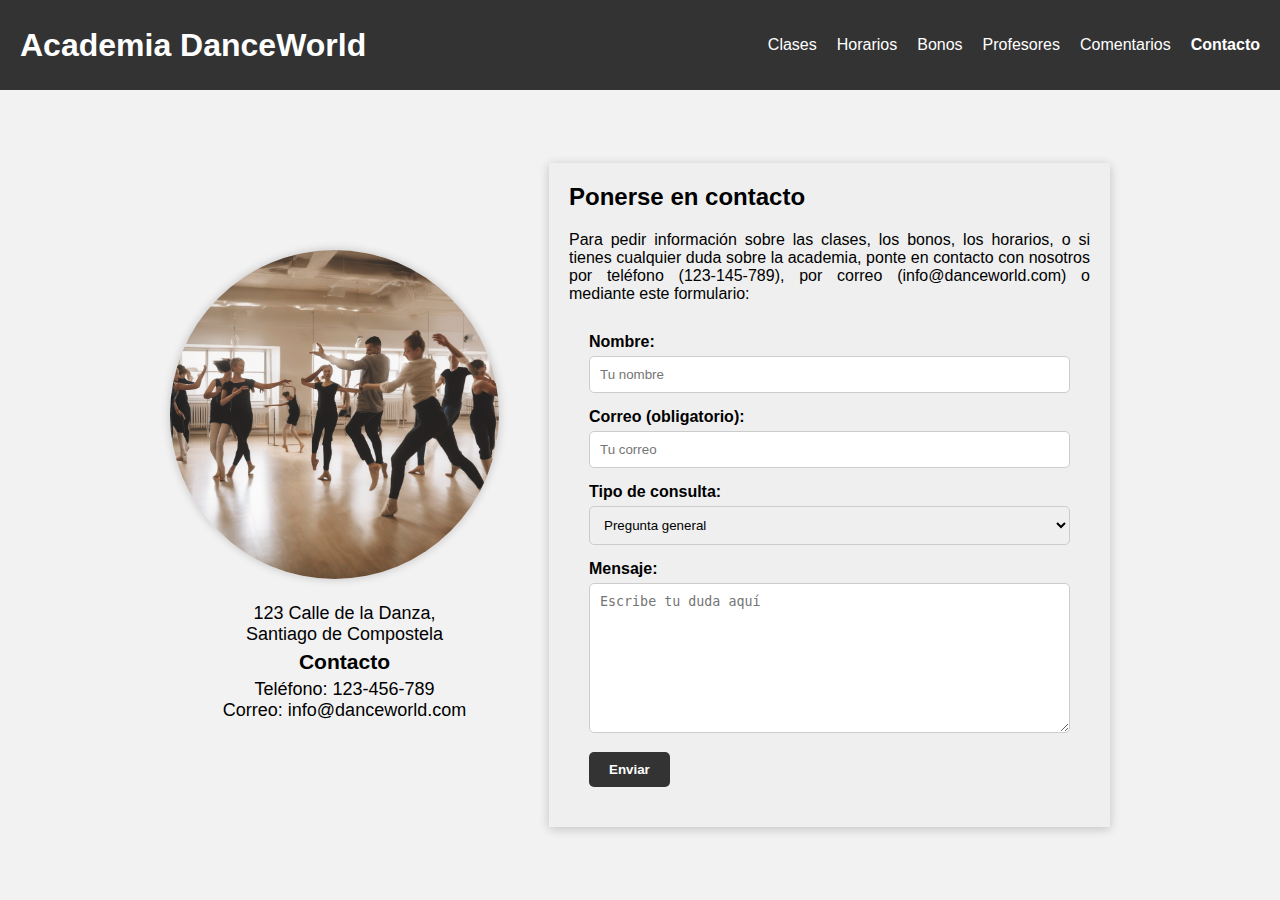
<file: prototipo1/contacto.html>
<!DOCTYPE html>
<html lang="es">
<head>
    <meta charset="UTF-8">
    <meta name="viewport" content="width=device-width, initial-scale=1.0">
    <link rel="stylesheet" href="styles.css">
    <title>Academia de Baile DanceWorld</title>
</head>
<body>
<header>
    <h1><a href="index.html">Academia DanceWorld</a></h1>
    <nav>
        <ul>
            <li><a href="clases.html">Clases</a></li>
            <li><a href="horarios.html">Horarios</a></li>
            <li><a href="bonos.html">Bonos</a></li>
            <li><a href="profesores.html">Profesores</a></li>
            <li><a href="comentarios.html">Comentarios</a></li>
            <li><a class="active" href="contacto.html">Contacto</a></li>
        </ul>
    </nav>
</header>
<main>
    <section class="popup" id="popup">
        <div class="popup-content">
            <span class="close" id="close-popup">×</span>
            <h3>¡Se ha enviado tu consulta!</h3>
            <p>Gracias por ponerte en contacto con nosotros. Te responderemos pronto.</p>
        </div>
    </section>
    <section class="contacto-localizacion">
        <div class="contacto-imagen">
            <img src="../imgs/main.png" alt="Imagen de la academia">
        </div>
        <div class="contacto-info">
            <p>123 Calle de la Danza,<br> Santiago de Compostela</p>
            <h3>Contacto</h3>
            <p>Teléfono: 123-456-789<br>
            Correo: info@danceworld.com</p>
        </div>
    </section>
    <section class="anotarse">
        <h2>Ponerse en contacto</h2>
        <p>
            Para pedir información sobre las clases, los bonos, los horarios, o si tienes cualquier duda sobre la
            academia, ponte en contacto con nosotros por teléfono (123-145-789), por
            correo (info@danceworld.com) o mediante este formulario:
        </p>
        <form>
            <label for="nombre">Nombre:</label>
            <input type="text" id="nombre" name="nombre" placeholder="Tu nombre">

            <label for="correo">Correo (obligatorio):</label>
            <input type="email" id="correo" name="correo" placeholder="Tu correo" required>

            <label for="consulta">Tipo de consulta:</label>
            <select id="consulta" name="consulta">
                <option value="general">Pregunta general</option>
                <option value="clases">Consulta sobre clases</option>
                <option value="bonos">Consulta sobre bonos</option>
                <option value="horarios">Consulta sobre horarios</option>
                <option value="profesores">Consulta sobre profesores</option>
            </select>

            <label for="mensaje">Mensaje:</label>
            <textarea id="mensaje" name="mensaje" placeholder="Escribe tu duda aquí"></textarea>

            <button type="submit">Enviar</button>
        </form>
    </section>
</main>
<script src="popup.js"></script>
</body>
</html>
</file>
<file: styles.css>
* { box-sizing: border-box; }
a { text-decoration: none; }
p, h3, h2, h1 { margin: 0; }
p { text-align: justify }

body {
    font-family: Arial, sans-serif;
    margin: 0;
    padding: 0;
}

header {
    position: sticky;
    top:0;
    z-index: 200;

    background-color: #333;
    color: #fff;
    display: flex;
    justify-content: space-between;
    align-items: center;
    padding: 20px;
    height: 10vh;
}

header nav {
    flex: 1;
}

nav ul {
    list-style: none;
    display: flex;
    gap: 20px;
    justify-content: flex-end;
}

nav ul li {
    min-width: fit-content;
    text-align: center;
}

header a {
    text-decoration: none;
    color: #fff;
}

header a:hover {
    color: #cccccc;
}

header a.active {
    font-weight: bold; /* Estilo para el enlace activo */
}

body {
    background-color: #f2f2f2;
}

main {
    max-width: 1000px;
    min-height: 90vh;
    margin: 0 auto;
    padding: 30px;
    display: flex;
    flex-wrap: wrap;
    justify-content: space-evenly;
    align-items: center;
    gap: 50px;
}

/* ESTILIZAR CONTACTO */

.contacto-localizacion {
    flex: 0 0 35%;
    min-width: 300px;

    position: sticky;
    align-self: flex-start;
    top: calc(50vh - 200px);

    display: flex;
    flex-direction: column;
    align-items: center;
    justify-content: center;
    gap: 20px;
}

.contacto-imagen img {
    max-width: 100%;
    height: auto;
    border-radius: 50%;
    box-shadow: 0 0 10px rgba(0, 0, 0, 0.2);
}

.contacto-info {
    margin-left: 20px;
    font-size: 18px;
    text-align: center;
    display: flex;
    flex-direction: column;
    gap: 5px;
}

.contacto-info p {
    text-align: center;
}

.contacto h2 {
    font-size: 24px;
    margin: 20px 0;
}

/* ESTILIZAR INFORMACIÓN CLASES */

.informacion-clases {
    position: relative;
    background-color: #efefef;
    box-shadow: 0 2px 10px rgba(0, 0, 0, 0.2);
    padding: 20px;
    flex: 3;
    min-width: 300px;

    display: flex;
    flex-direction: column;
    gap: 20px;
}

/* ESTILIZAR PROMO 5 EUROS */

.promo-info {
    position: sticky;
    top: 100px;
    margin-top: -20px;
    z-index: 100;
}

.promo-info div {
    position: absolute;
    right: -5px;
    width: 100px;
    height: 100px;
    rotate: 15deg;

    background-image: url('imgs/star.png');
    filter: drop-shadow(5px 5px 5px #222);

    background-size: cover;

    display: flex;
    align-items: center;
    justify-content: center;
    text-align: center;
}

.promo-info .overlay-text {
    position: relative;
    top: 10px;

    color: #333;
    font-size: 16px;
    margin: 0;
    padding: 5px;
}

/* ESTILIZAR CLASES OFERTADAS */

.card-group {
    display: flex;
    flex-wrap: wrap;
    gap: 20px;
}

.card {
    flex: 1;
    min-width: calc(max(33.33% - 20px, 100px));
    background: #333;
    position: relative;
    border-radius: 10px;
    overflow: hidden;
    box-shadow: 0 2px 10px rgba(0, 0, 0, 0.2);
}

/* Las tarjetas grandes tienen el doble de ancho */
.card.big {
    flex: 2;
    min-width: calc(max(33.33% - 20px, 200px));
}

.card-group.twos .card {
    min-width: calc(max(50% - 10px, 250px));
}

.card-group.twos .card.big {
    min-width: 100%;
}

/* Las tarjetas clickable tiene una animación */
a.card {
    transition: transform 0.2s;
}
a.card:hover {
    transform: scale(1.05);
}

/* Estilizar las tarjetas que son clases */
.card.class {
    background-size: cover;
    background-position: center;
    min-height: 200px;
    position: relative;

    display: flex;
    flex-direction: column;
    justify-content: flex-end;
    padding: 10px;
    color: white;
}
.card.class.tall {
    min-height: 400px;
}
.card.class.short {
    min-height: 150px;
}
.card.class h3 {
    margin: 0;
    font-size: 18px;
}

/* Estilizar los botones dentro de las tarjetas */
.card a {
    width: fit-content;
    padding: 5px 10px;
    background-color: #fff;
    color: #000;
    font-weight: bold;
    border-radius: 5px;
    box-shadow: 0 2px 5px rgba(0, 0, 0, 0.2);
    transition: background-color 0.3s, color 0.3s, transform 0.3s;
}
.card a:hover {
    transform: scale(1.05);
}

.card .anchor {
    position: absolute;
    visibility: hidden;
    top: calc(-10vh - 20px);
}

/* Gradiente en la tarjeta para añadir contraste */
.card.class::after {
    position: absolute;
    top: 0;
    bottom: 0;
    left: 0;
    right: 0;
    background: linear-gradient(rgba(0, 0, 0, 0.0), rgba(0, 0, 0, 0.7));
    content: "";
}

/* La clase dark añade un poco más de contraste */
.card.class.dark::after {
    background: linear-gradient(rgba(0, 0, 0, 0.3), rgba(0, 0, 0, 0.8));
}

/* Mover los contenidos de la tarjeta hacia arriba para que estén encima del gradiente negro */
.card.class * {
    z-index: 1;
}

/* ESTILIZAR OFERTAS ESPECIALES */

.card.offer {
    background: #ffecec;
    text-align: center;
    flex: 1;
}

/* ESTILIZAR TARJETAS CON INFORMACIÓN EXTENDIDA */

.card.horizontal {
    flex-direction: row;
    align-items: flex-end;
    justify-content: space-between;
    gap: 20px;
}

.card.horizontal div {
    display: flex;
    flex-direction: column;
    gap: 5px;
}

/* ESTILIZAR FORMULARIO */

.anotarse {
    position: relative;
    background-color: #efefef;
    box-shadow: 0 2px 10px rgba(0, 0, 0, 0.2);
    padding: 20px;
    flex: 3;
    min-width: 300px;

    display: flex;
    flex-direction: column;
    gap: 20px;
}

form {
    padding-left: 20px;
    padding-right: 20px;
    padding-bottom: 20px;
    border-radius: 10px;
}

label {
    display: block;
    font-weight: bold;
    margin-top: 10px;
}

input[type="text"],
input[type="email"],
select,
textarea {
    width: 100%;
    padding: 10px;
    margin: 5px 0;
    border: 1px solid #ccc;
    border-radius: 5px;
}

textarea {
    height: 150px;
    resize: vertical;
}

button {
    background: #333;
    color: #fff;
    border: none;
    border-radius: 5px;
    padding: 10px 20px;
    cursor: pointer;
    font-weight: bold;
    margin-top: 10px;
}

button:hover {
    background: #555;
}

/* ESTILIZAR POP-UP FORMULARIO */

.popup {
    display: none;
    position: fixed;
    top: 0;
    left: 0;
    width: 100%;
    height: 100%;
    background: rgba(0, 0, 0, 0.7);
    z-index: 999;
    justify-content: center;
    align-items: center;
}

.popup-content {
    display: flex;
    flex-direction: column;
    gap: 20px;
    position: relative;

    background: #f4f4f4;
    padding: 20px;
    border-radius: 10px;
    text-align: center;
    max-width: 80%;
    box-shadow: 0 0 10px rgba(0, 0, 0, 0.2);
}

.close {
    position: absolute;
    top: 10px;
    right: 20px;
    cursor: pointer;
    font-size: 24px;
}

/* ESTILIZAR HORARIOS */

.horario-grid {
    display: grid;
    grid-template-columns: repeat(8, 1fr);
    grid-gap: 10px;
    text-align: center;
}

.horario-grid div {
    display: flex;
    flex-direction: column;
    justify-content: center;
}

.hora-titulo, .dia-titulo {
    font-weight: bold;
}

.horario-grid .hora {
    background: #333;
    color: #fff;
    padding: 10px;
    border-radius: 5px;
    box-shadow: 0 0 5px rgba(0, 0, 0, 0.2);
}

.horario-grid .clase {
    padding: 10px;
    border-radius: 5px;
    box-shadow: 0 0 5px rgba(0, 0, 0, 0.2);

    background: linear-gradient(rgba(200, 200, 200, 0.8), rgba(240, 240, 240, 0.8));
    border: 1px solid #ccc;
}

.horario-grid .clase.doble {
    grid-row: span 2;
}

.horario-grid .clase.salsa {
    background: linear-gradient(rgba(255, 200, 200, 0.8), rgba(255, 240, 240, 0.8));
}
.horario-grid .clase.bachata {
    background: linear-gradient(rgba(200, 255, 200, 0.8), rgba(240, 255, 240, 0.8));
}
.horario-grid .clase.ballet {
    background: linear-gradient(rgba(200, 200, 255, 0.8), rgba(240, 240, 255, 0.8));
}
.horario-grid .clase.hiphop {
    background: linear-gradient(rgba(255, 255, 200, 0.8), rgba(255, 255, 240, 0.8));
}
.horario-grid .clase.tango {
    background: linear-gradient(rgba(175, 175, 255, 0.8), rgba(215, 215, 255, 0.8));
}
.horario-grid .clase.breakdance {
    background: linear-gradient(rgba(243, 220, 103, 0.8), rgba(255, 240, 200, 0.8));
}
.horario-grid .clase.padres {
    background: linear-gradient(rgba(255, 255, 255, 0.8), rgba(255, 255, 255, 0.8));
}
.horario-grid .clase.grupo {
    background: linear-gradient(rgba(230, 230, 230, 0.8), rgba(255, 255, 255, 0.8));
}
.horario-grid .clase.principiantes {
    background: linear-gradient(rgba(230, 230, 230, 0.8), rgba(255, 255, 255, 0.8));
}
.horario-grid .clase.parejas {
    background: linear-gradient(rgba(230, 230, 230, 0.8), rgba(255, 255, 255, 0.8));
}

/* ESTILIZAR COMENTARIOS */

.explorador {
    min-width: 300px;
    align-self: center;
}

.carousel {
    min-height: 200px;
    transform-style: preserve-3d;
    transition: transform 0.5s;

    margin-top: 20px;
    margin-bottom: 20px;
}

.carousel > * {
    /* Activar perspectiva y posicionar de forma
       absoluta. Ya se encargará el código de
       transformar en 3D cada carta del carousels.
     */
    perspective: 1000px;
    position: absolute;
    backface-visibility: hidden;

    background-color: lightgray;
    height: 100%;
    width: 100%;
    border-radius: 10px;
    overflow: hidden;

    display: flex;
    justify-content: center;
    align-items: center;
}

.carousel .card {
    display: flex;
    flex-direction: column;
    justify-content: flex-start;
    box-shadow: 2px 2px 2px rgba(0, 0, 0, 0.3);
}

.carousel .card > .card-header {
    display: flex;
    justify-content: space-between;

    width: 100%;
    margin: 0;
    padding: 10px;
    box-shadow: 0 2px 4px rgba(0, 0, 0, 0.2);
}

.carousel .card > .card-content {
    max-width: calc(100% - 2*10px);
    max-height: calc(100% - 2*10px);
    margin: 10px;

    overflow: hidden;
    align-self: start;
}

.carousel .card > .card-content p {
    margin: 0;
    text-align: justify;
    white-space: pre-line;
    overflow: hidden;
}

.carousel .card > .card-footer {
    margin-top: auto;
    margin-bottom: 15px;
}

.carousel .card button {
    box-shadow: 0 2px 4px rgba(0, 0, 0, 0.2);
    border-radius: 10px;
    border-width: 0;
    transition: background-color 0.2s ease;
    padding: 6px 12px;
    font-size: 16px;
}

.carousel .card button:hover {
    cursor: pointer;
}

.carousel-controller {
    display: grid;
    grid-auto-columns: 1fr;
    grid-auto-flow: column;
    grid-gap: 5px;
}

.carousel-controller button {
    padding: 10px;
}
</file>
<file: prototipo1/styles.css>
* { box-sizing: border-box; }
a { text-decoration: none; }
p, h3, h2, h1 { margin: 0; }
p { text-align: justify }

body {
    font-family: Arial, sans-serif;
    margin: 0;
    padding: 0;
}

header {
    position: sticky;
    top:0;
    z-index: 200;

    background-color: #333;
    color: #fff;
    display: flex;
    justify-content: space-between;
    align-items: center;
    padding: 20px;
    height: 10vh;
}

header nav {
    flex: 1;
}

nav ul {
    list-style: none;
    display: flex;
    gap: 20px;
    justify-content: flex-end;
}

nav ul li {
    min-width: fit-content;
    text-align: center;
}

header a {
    text-decoration: none;
    color: #fff;
}

header a:hover {
    color: #cccccc;
}

header a.active {
    font-weight: bold; /* Estilo para el enlace activo */
}

body {
    background-color: #f2f2f2;
}

main {
    max-width: 1000px;
    min-height: 90vh;
    margin: 0 auto;
    padding: 30px;
    display: flex;
    flex-wrap: wrap;
    justify-content: space-evenly;
    align-items: center;
    gap: 50px;
}

/* ESTILIZAR CONTACTO */

.contacto-localizacion {
    flex: 0 0 35%;
    min-width: 300px;

    position: sticky;
    align-self: flex-start;
    top: calc(50vh - 200px);

    display: flex;
    flex-direction: column;
    align-items: center;
    justify-content: center;
    gap: 20px;
}

.contacto-imagen img {
    max-width: 100%;
    height: auto;
    border-radius: 50%;
    box-shadow: 0 0 10px rgba(0, 0, 0, 0.2);
}

.contacto-info {
    margin-left: 20px;
    font-size: 18px;
    text-align: center;
    display: flex;
    flex-direction: column;
    gap: 5px;
}

.contacto-info p {
    text-align: center;
}

.contacto h2 {
    font-size: 24px;
    margin: 20px 0;
}

/* ESTILIZAR INFORMACIÓN CLASES */

.informacion-clases {
    position: relative;
    background-color: #efefef;
    box-shadow: 0 2px 10px rgba(0, 0, 0, 0.2);
    padding: 20px;
    flex: 3;
    min-width: 300px;

    display: flex;
    flex-direction: column;
    gap: 20px;
}

/* ESTILIZAR PROMO 5 EUROS */

.promo-info {
    position: sticky;
    top: 100px;
    margin-top: -20px;
    z-index: 100;
}

.promo-info div {
    position: absolute;
    right: -5px;
    width: 100px;
    height: 100px;
    rotate: 15deg;

    background-image: url('../imgs/star.png');
    filter: drop-shadow(5px 5px 5px #222);

    background-size: cover;

    display: flex;
    align-items: center;
    justify-content: center;
    text-align: center;
}

.promo-info .overlay-text {
    position: relative;
    top: 10px;

    color: #333;
    font-size: 16px;
    margin: 0;
    padding: 5px;
}

/* ESTILIZAR CLASES OFERTADAS */

.card-group {
    display: flex;
    flex-wrap: wrap;
    gap: 20px;
}

.card {
    flex: 1;
    min-width: calc(max(33.33% - 20px, 100px));
    background: #333;
    position: relative;
    border-radius: 10px;
    overflow: hidden;
    box-shadow: 0 2px 10px rgba(0, 0, 0, 0.2);
}

/* Las tarjetas grandes tienen el doble de ancho */
.card.big {
    flex: 2;
    min-width: calc(max(33.33% - 20px, 200px));
}

.card-group.twos .card {
    min-width: calc(max(50% - 10px, 250px));
}

.card-group.twos .card.big {
    min-width: 100%;
}

/* Las tarjetas clickable tiene una animación */
a.card {
    transition: transform 0.2s;
}
a.card:hover {
    transform: scale(1.05);
}

/* Estilizar las tarjetas que son clases */
.card.class {
    background-size: cover;
    background-position: center;
    min-height: 200px;
    position: relative;

    display: flex;
    flex-direction: column;
    justify-content: flex-end;
    padding: 10px;
    color: white;
}
.card.class.tall {
    min-height: 400px;
}
.card.class.short {
    min-height: 150px;
}
.card.class h3 {
    margin: 0;
    font-size: 18px;
}

/* Estilizar los botones dentro de las tarjetas */
.card a {
    width: fit-content;
    padding: 5px 10px;
    background-color: #fff;
    color: #000;
    font-weight: bold;
    border-radius: 5px;
    box-shadow: 0 2px 5px rgba(0, 0, 0, 0.2);
    transition: background-color 0.3s, color 0.3s, transform 0.3s;
}
.card a:hover {
    transform: scale(1.05);
}

.card .anchor {
    position: absolute;
    visibility: hidden;
    top: calc(-10vh - 20px);
}

/* Gradiente en la tarjeta para añadir contraste */
.card.class::after {
    position: absolute;
    top: 0;
    bottom: 0;
    left: 0;
    right: 0;
    background: linear-gradient(rgba(0, 0, 0, 0.0), rgba(0, 0, 0, 0.7));
    content: "";
}

/* La clase dark añade un poco más de contraste */
.card.class.dark::after {
    background: linear-gradient(rgba(0, 0, 0, 0.3), rgba(0, 0, 0, 0.8));
}

/* Mover los contenidos de la tarjeta hacia arriba para que estén encima del gradiente negro */
.card.class * {
    z-index: 1;
}

/* ESTILIZAR OFERTAS ESPECIALES */

.card.offer {
    background: #ffecec;
    text-align: center;
    flex: 1;
}

/* ESTILIZAR TARJETAS CON INFORMACIÓN EXTENDIDA */

.card.horizontal {
    flex-direction: row;
    align-items: flex-end;
    justify-content: space-between;
    gap: 20px;
}

.card.horizontal div {
    display: flex;
    flex-direction: column;
    gap: 5px;
}

/* ESTILIZAR FORMULARIO */

.anotarse {
    position: relative;
    background-color: #efefef;
    box-shadow: 0 2px 10px rgba(0, 0, 0, 0.2);
    padding: 20px;
    flex: 3;
    min-width: 300px;

    display: flex;
    flex-direction: column;
    gap: 20px;
}

form {
    padding-left: 20px;
    padding-right: 20px;
    padding-bottom: 20px;
    border-radius: 10px;
}

label {
    display: block;
    font-weight: bold;
    margin-top: 10px;
}

input[type="text"],
input[type="email"],
select,
textarea {
    width: 100%;
    padding: 10px;
    margin: 5px 0;
    border: 1px solid #ccc;
    border-radius: 5px;
}

textarea {
    height: 150px;
    resize: vertical;
}

button {
    background: #333;
    color: #fff;
    border: none;
    border-radius: 5px;
    padding: 10px 20px;
    cursor: pointer;
    font-weight: bold;
    margin-top: 10px;
}

button:hover {
    background: #555;
}

/* ESTILIZAR POP-UP FORMULARIO */

.popup {
    display: none;
    position: fixed;
    top: 0;
    left: 0;
    width: 100%;
    height: 100%;
    background: rgba(0, 0, 0, 0.7);
    z-index: 999;
    justify-content: center;
    align-items: center;
}

.popup-content {
    display: flex;
    flex-direction: column;
    gap: 20px;
    position: relative;

    background: #f4f4f4;
    padding: 20px;
    border-radius: 10px;
    text-align: center;
    max-width: 80%;
    box-shadow: 0 0 10px rgba(0, 0, 0, 0.2);
}

.close {
    position: absolute;
    top: 10px;
    right: 20px;
    cursor: pointer;
    font-size: 24px;
}

/* ESTILIZAR HORARIOS */

.horario-grid {
    display: grid;
    grid-template-columns: repeat(8, 1fr);
    grid-gap: 10px;
    text-align: center;
}

.horario-grid div {
    display: flex;
    flex-direction: column;
    justify-content: center;
}

.hora-titulo, .dia-titulo {
    font-weight: bold;
}

.horario-grid .hora {
    background: #333;
    color: #fff;
    padding: 10px;
    border-radius: 5px;
    box-shadow: 0 0 5px rgba(0, 0, 0, 0.2);
}

.horario-grid .clase {
    padding: 10px;
    border-radius: 5px;
    box-shadow: 0 0 5px rgba(0, 0, 0, 0.2);

    background: linear-gradient(rgba(200, 200, 200, 0.8), rgba(240, 240, 240, 0.8));
    border: 1px solid #ccc;
}

.horario-grid .clase.doble {
    grid-row: span 2;
}

.horario-grid .clase.salsa {
    background: linear-gradient(rgba(255, 200, 200, 0.8), rgba(255, 240, 240, 0.8));
}
.horario-grid .clase.bachata {
    background: linear-gradient(rgba(200, 255, 200, 0.8), rgba(240, 255, 240, 0.8));
}
.horario-grid .clase.ballet {
    background: linear-gradient(rgba(200, 200, 255, 0.8), rgba(240, 240, 255, 0.8));
}
.horario-grid .clase.hiphop {
    background: linear-gradient(rgba(255, 255, 200, 0.8), rgba(255, 255, 240, 0.8));
}
.horario-grid .clase.tango {
    background: linear-gradient(rgba(175, 175, 255, 0.8), rgba(215, 215, 255, 0.8));
}
.horario-grid .clase.breakdance {
    background: linear-gradient(rgba(243, 220, 103, 0.8), rgba(255, 240, 200, 0.8));
}
.horario-grid .clase.padres {
    background: linear-gradient(rgba(255, 255, 255, 0.8), rgba(255, 255, 255, 0.8));
}
.horario-grid .clase.grupo {
    background: linear-gradient(rgba(230, 230, 230, 0.8), rgba(255, 255, 255, 0.8));
}
.horario-grid .clase.principiantes {
    background: linear-gradient(rgba(230, 230, 230, 0.8), rgba(255, 255, 255, 0.8));
}
.horario-grid .clase.parejas {
    background: linear-gradient(rgba(230, 230, 230, 0.8), rgba(255, 255, 255, 0.8));
}

/* ESTILIZAR COMENTARIOS */

.explorador {
    min-width: 300px;
    align-self: center;
}

.carousel {
    min-height: 200px;
    transform-style: preserve-3d;
    transition: transform 0.5s;

    margin-top: 20px;
    margin-bottom: 20px;
}

.carousel > * {
    /* Activar perspectiva y posicionar de forma
       absoluta. Ya se encargará el código de
       transformar en 3D cada carta del carousels.
     */
    perspective: 1000px;
    position: absolute;
    backface-visibility: hidden;

    background-color: lightgray;
    height: 100%;
    width: 100%;
    border-radius: 10px;
    overflow: hidden;

    display: flex;
    justify-content: center;
    align-items: center;
}

.carousel .card {
    display: flex;
    flex-direction: column;
    justify-content: flex-start;
    box-shadow: 2px 2px 2px rgba(0, 0, 0, 0.3);
}

.carousel .card > .card-header {
    display: flex;
    justify-content: space-between;

    width: 100%;
    margin: 0;
    padding: 10px;
    box-shadow: 0 2px 4px rgba(0, 0, 0, 0.2);
}

.carousel .card > .card-content {
    max-width: calc(100% - 2*10px);
    max-height: calc(100% - 2*10px);
    margin: 10px;

    overflow: hidden;
    align-self: start;
}

.carousel .card > .card-content p {
    margin: 0;
    text-align: justify;
    white-space: pre-line;
    overflow: hidden;
}

.carousel .card > .card-footer {
    margin-top: auto;
    margin-bottom: 15px;
}

.carousel .card button {
    box-shadow: 0 2px 4px rgba(0, 0, 0, 0.2);
    border-radius: 10px;
    border-width: 0;
    transition: background-color 0.2s ease;
    padding: 6px 12px;
    font-size: 16px;
}

.carousel .card button:hover {
    cursor: pointer;
}

.carousel-controller {
    display: grid;
    grid-auto-columns: 1fr;
    grid-auto-flow: column;
    grid-gap: 5px;
}

.carousel-controller button {
    padding: 10px;
}
</file>
<file: prototipo2/styles.css>
* { box-sizing: border-box; }
a { text-decoration: none; }
p, h3, h2, h1 { margin: 0; }
p { text-align: justify }

body {
    font-family: Arial, sans-serif;
    margin: 0;
    padding: 0;
}

header {
    position: sticky;
    top:0;
    z-index: 200;

    background-color: #333;
    color: #fff;
    display: flex;
    justify-content: space-between;
    align-items: center;
    height: 10vh;
}

header h1 {
    margin: 20px;
}

header nav {
    height: 100%;

    display: flex;
    gap: 20px;
    align-items: stretch;
}

nav ul {
    margin: 0;
    list-style: none;
    display: flex;
    justify-content: flex-end;
}

nav ul li {
    flex: 1;
    text-align: center;
    padding: 10px;

    display: flex;
    align-items: center;
}

nav ul li:first-child { padding-left: 20px; }
nav ul li:nth-last-child(2) {
    padding-right: 20px;
}
nav ul li:last-child {
    background-color: #444;
    padding-left: 20px;
    padding-right: 20px;
}

header a {
    text-decoration: none;
    color: #fff;
}

header a:hover {
    color: #cccccc;
}

header a.active {
    font-weight: bold; /* Estilo para el enlace activo */
}

body {
    background-color: #f2f2f2;
}

main {
    max-width: 1000px;
    min-height: 90vh;
    margin: 0 auto;
    padding: 30px;
    display: flex;
    flex-wrap: wrap;
    justify-content: space-evenly;
    align-items: center;
    gap: 50px;
}

/* ESTILIZAR CONTACTO */

.contacto-localizacion {
    flex: 0 0 35%;
    min-width: 300px;

    position: sticky;
    align-self: flex-start;
    top: calc(50vh - 200px);
    /*margin-bottom: 200px;*/

    display: flex;
    flex-direction: column;
    align-items: center;
    justify-content: center;
    gap: 20px;
}

.contacto-imagen img {
    max-width: 100%;
    height: auto;
    border-radius: 50%;
    box-shadow: 0 0 10px rgba(0, 0, 0, 0.2);
}

.contacto-info {
    margin-left: 20px;
    font-size: 18px;
    text-align: center;
    display: flex;
    flex-direction: column;
    gap: 5px;
}

.contacto-info p {
    text-align: center;
}

.contacto h2 {
    font-size: 24px;
    margin: 20px 0;
}

/* ESTILIZAR INFORMACIÓN CLASES */

.informacion-clases {
    position: relative;
    background-color: #efefef;
    box-shadow: 0 2px 10px rgba(0, 0, 0, 0.2);
    padding: 20px;
    flex: 3;
    min-width: 300px;

    display: flex;
    flex-direction: column;
    gap: 20px;
}

/* ESTILIZAR CLASES OFERTADAS */

.card-group {
    display: flex;
    flex-wrap: wrap;
    gap: 20px;
}

.card {
    flex: 1;
    min-width: calc(max(33.33% - 20px, 150px));
    background: #333;
    position: relative;
    border-radius: 10px;
    overflow: hidden;
    box-shadow: 0 2px 10px rgba(0, 0, 0, 0.2);
}

/* Las tarjetas grandes tienen el doble de ancho */
.card.big {
    flex: 2;
    min-width: calc(max(33.33% - 20px, 200px));
}

.card-group.twos .card {
    min-width: calc(max(50% - 10px, 250px));
}

.card-group.twos .card.big {
    min-width: 100%;
}

/* Las tarjetas clickable tiene una animación */
a.card {
    transition: transform 0.2s;
}
a.card:hover {
    transform: scale(1.05);
}

/* Estilizar las tarjetas que son clases */
.card.class {
    background-size: cover;
    background-position: center;
    min-height: 200px;
    position: relative;

    display: flex;
    flex-direction: column;
    justify-content: flex-end;
    padding: 10px;
    color: white;
}
.card.class.tall {
    min-height: 400px;
}
.card.class.short {
    min-height: 150px;
}
.card.class h3 {
    margin: 0;
    font-size: 18px;
}

/* Estilizar los botones dentro de las tarjetas */
.card a {
    width: fit-content;
    padding: 5px 10px;
    background-color: #fff;
    color: #000;
    font-weight: bold;
    border-radius: 5px;
    box-shadow: 0 2px 5px rgba(0, 0, 0, 0.2);
    transition: background-color 0.3s, color 0.3s, transform 0.3s;
}
.card a:hover {
    transform: scale(1.05);
}

.card .anchor {
    position: absolute;
    visibility: hidden;
    top: calc(-10vh - 20px);
}

/* Gradiente en la tarjeta para añadir contraste */
.card.class::after {
    position: absolute;
    top: 0;
    bottom: 0;
    left: 0;
    right: 0;
    background: linear-gradient(rgba(0, 0, 0, 0.0), rgba(0, 0, 0, 0.7));
    content: "";
}

/* La clase dark añade un poco más de contraste */
.card.class.dark::after {
    background: linear-gradient(rgba(0, 0, 0, 0.3), rgba(0, 0, 0, 0.8));
}

/* Mover los contenidos de la tarjeta hacia arriba para que estén encima del gradiente negro */
.card.class * {
    z-index: 1;
}

/* ESTILIZAR OFERTAS ESPECIALES */

.card.offer {
    background: #ffecec;
    text-align: center;
    flex: 1;
}

/* ESTILIZAR TARJETAS CON INFORMACIÓN EXTENDIDA */

.card.horizontal {
    flex-direction: row;
    align-items: flex-end;
    justify-content: space-between;
    gap: 20px;
}

.card.horizontal div {
    display: flex;
    flex-direction: column;
    gap: 5px;
}

/* ESTILIZAR FORMULARIO */

.anotarse {
    position: relative;
    background-color: #efefef;
    box-shadow: 0 2px 10px rgba(0, 0, 0, 0.2);
    padding: 20px;
    flex: 3;
    min-width: 300px;

    display: flex;
    flex-direction: column;
    gap: 20px;
}

form {
    padding-left: 20px;
    padding-right: 20px;
    padding-bottom: 20px;
    border-radius: 10px;
}

label {
    display: block;
    font-weight: bold;
    margin-top: 10px;
}

input[type="text"],
input[type="email"],
input[type="number"],
select,
textarea {
    width: 100%;
    padding: 10px;
    margin: 5px 0;
    border: 1px solid #ccc;
    border-radius: 5px;
}

select:disabled {
    background-color: #eee;
}

textarea {
    height: 150px;
    resize: vertical;
}

button {
    background: #333;
    color: #fff;
    border: none;
    border-radius: 5px;
    padding: 10px 20px;
    cursor: pointer;
    font-weight: bold;
}

button:hover {
    background: #555;
}

form .total {
    margin-top: 10px;
    display: flex;
    align-items: baseline;
    justify-content: space-between;
}

form .total #total-value {
    font-weight: bold;
}

/* ESTILIZAR POP-UP FORMULARIO */

.popup {
    display: none;
    position: fixed;
    top: 0;
    left: 0;
    width: 100%;
    height: 100%;
    background: rgba(0, 0, 0, 0.7);
    z-index: 999;
    justify-content: center;
    align-items: center;
}

.popup-content {
    display: flex;
    flex-direction: column;
    gap: 20px;
    position: relative;

    background: #f4f4f4;
    padding: 20px;
    border-radius: 10px;
    text-align: center;
    max-width: 80%;
    box-shadow: 0 0 10px rgba(0, 0, 0, 0.2);
}

.close {
    position: absolute;
    top: 10px;
    right: 20px;
    cursor: pointer;
    font-size: 24px;
}

/* ESTILIZAR HORARIOS */

.horario-grid {
    display: grid;
    grid-template-columns: repeat(8, 1fr);
    grid-gap: 10px;
    text-align: center;
}

.horario-grid a {
    display: flex;
    flex-direction: column;
    justify-content: center;
    color: black;
    font-size: 1.1em;
    transition: transform 0.2s;
}

.horario-grid a:hover {
    transform: scale(1.05);
}

.hora-titulo, .dia-titulo {
    font-weight: bold;
}

.horario-grid .hora {
    background: #333;
    color: #fff;
    padding: 10px;
    border-radius: 5px;
    box-shadow: 0 0 5px rgba(0, 0, 0, 0.2);
}

.horario-grid .clase {
    padding: 10px;
    border-radius: 5px;
    box-shadow: 0 0 5px rgba(0, 0, 0, 0.2);

    background: linear-gradient(rgba(200, 200, 200, 0.8), rgba(240, 240, 240, 0.8));
    border: 1px solid #ccc;
}

.horario-grid .clase.doble {
    grid-row: span 2;
}

.horario-grid .clase.salsa {
    background: linear-gradient(#D46A6A, #FFAAAA);
}
.horario-grid .clase.bachata {
    background: linear-gradient(#D4A06A, #FFD5AA);
}
.horario-grid .clase.ballet {
    background: linear-gradient(#447684, #6B949F);
}
.horario-grid .clase.hip-hop {
    background: linear-gradient(#55AA55, #88CC88);
}
.horario-grid .clase.tango {
    background: linear-gradient(#D4B86A, #FFE8AA);
}
.horario-grid .clase.breakdance {
    background: linear-gradient(#545993, #7E82B1);
}
.horario-grid .clase.padres {
    background: linear-gradient(#D4CD6A, #FFF9AA);
}
.horario-grid .clase.grupo {
    background: linear-gradient(#6D4E90, #9078AD);
}
.horario-grid .clase.principiantes {
    background: linear-gradient(#AEC965, #DCF1A1);
}
.horario-grid .clase.parejas {
    background: linear-gradient(#A15089, #C180AD);
}

/* ESTILIZAR BONOS */

/* ESTILIZAR COMENTARIOS */

.explorador {
    min-width: 300px;
    align-self: center;
}

.carousel {
    min-height: 200px;
    transform-style: preserve-3d;
    transition: transform 0.5s;

    margin-top: 20px;
    margin-bottom: 20px;
}

.carousel > * {
    /* Activar perspectiva y posicionar de forma
       absoluta. Ya se encargará el código de
       transformar en 3D cada carta del carousels.
     */
    perspective: 1000px;
    position: absolute;
    backface-visibility: hidden;

    background-color: lightgray;
    height: 100%;
    width: 100%;
    border-radius: 10px;
    overflow: hidden;

    display: flex;
    justify-content: center;
    align-items: center;
}

.carousel .card {
    display: flex;
    flex-direction: column;
    justify-content: flex-start;
    box-shadow: 2px 2px 2px rgba(0, 0, 0, 0.3);
}

.carousel .card > .card-header {
    display: flex;
    justify-content: space-between;

    width: 100%;
    margin: 0;
    padding: 10px;
    box-shadow: 0 2px 4px rgba(0, 0, 0, 0.2);
}

.carousel .card > .card-content {
    max-width: calc(100% - 2*10px);
    max-height: calc(100% - 2*10px);
    margin: 10px;

    overflow: hidden;
    align-self: start;
}

.carousel .card > .card-content p {
    margin: 0;
    text-align: justify;
    white-space: pre-line;
    overflow: hidden;
}

.carousel .card > .card-footer {
    margin-top: auto;
    margin-bottom: 15px;
}

.carousel .card button {
    box-shadow: 0 2px 4px rgba(0, 0, 0, 0.2);
    border-radius: 10px;
    border-width: 0;
    transition: background-color 0.2s ease;
    padding: 6px 12px;
    font-size: 16px;
}

.carousel .card button:hover {
    cursor: pointer;
}

.carousel-controller {
    display: grid;
    grid-auto-columns: 1fr;
    grid-auto-flow: column;
    grid-gap: 5px;
}

.carousel-controller button {
    padding: 10px;
}
</file>
